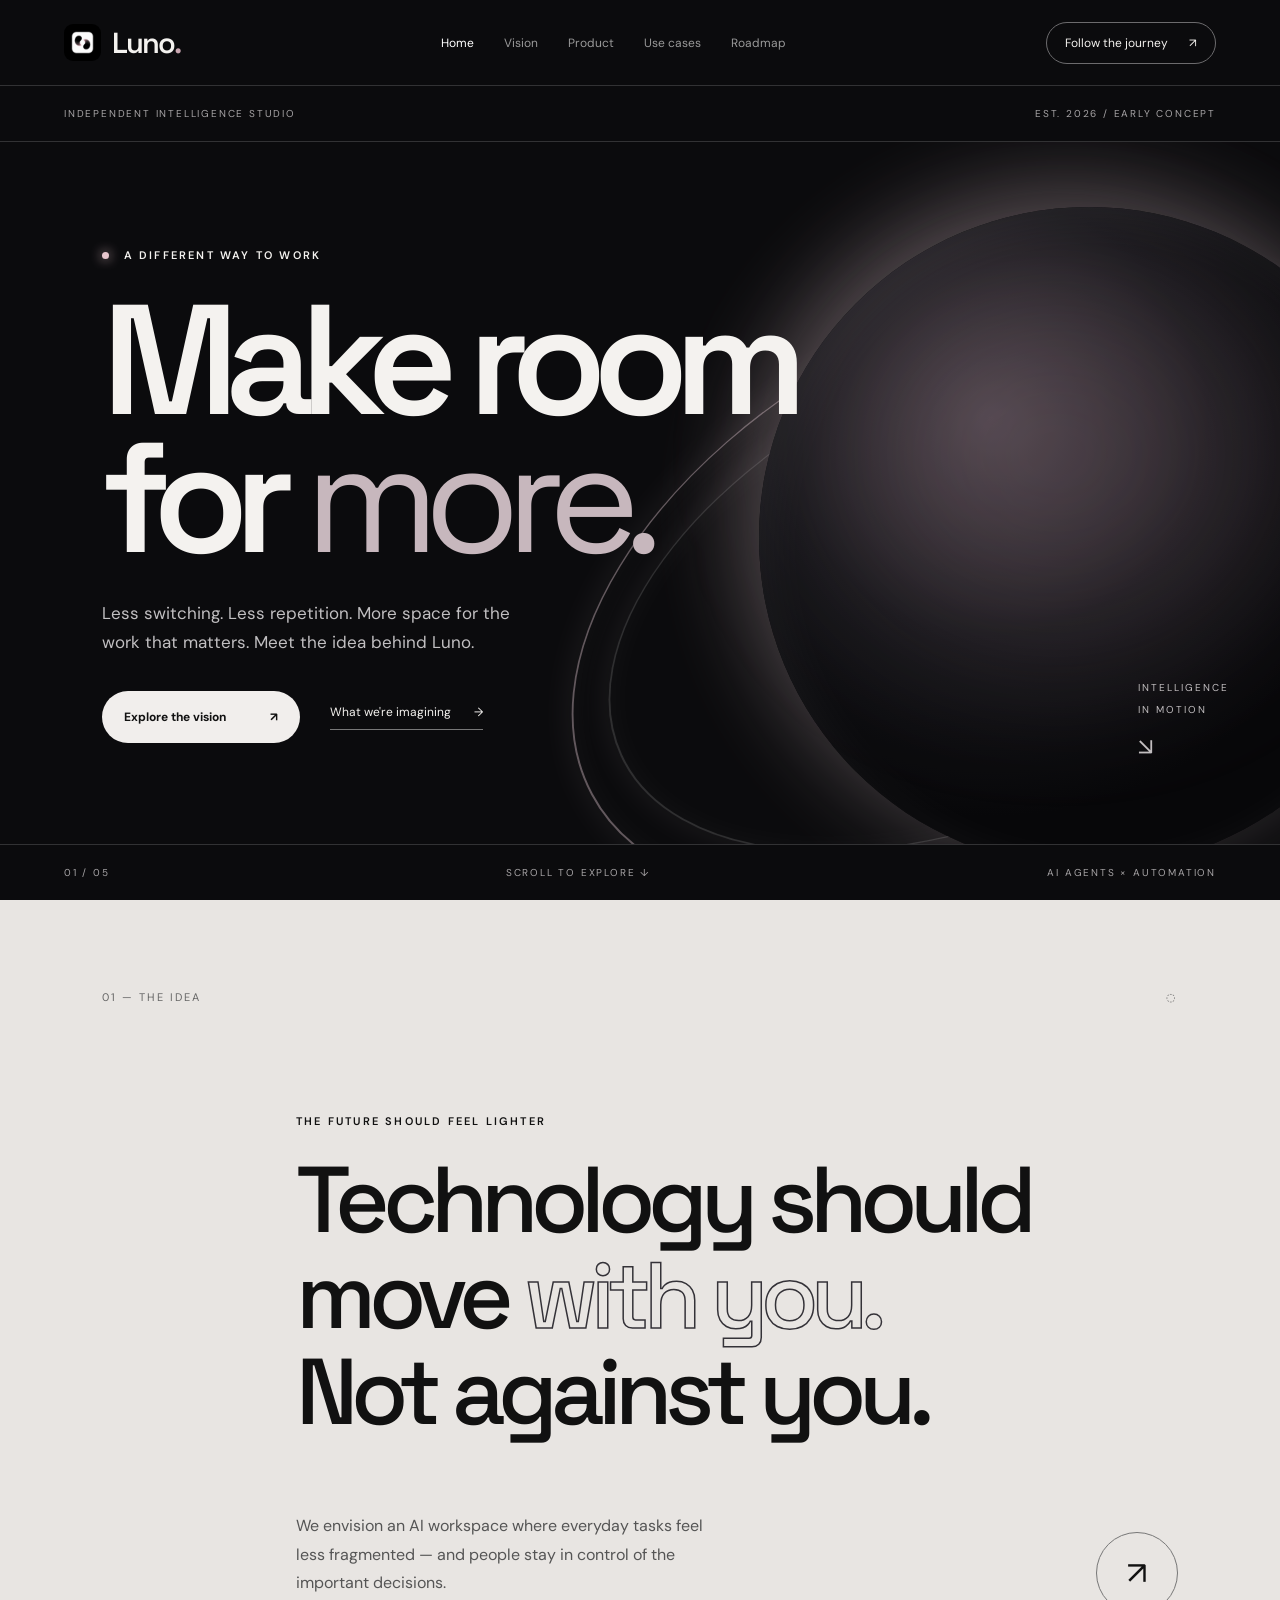
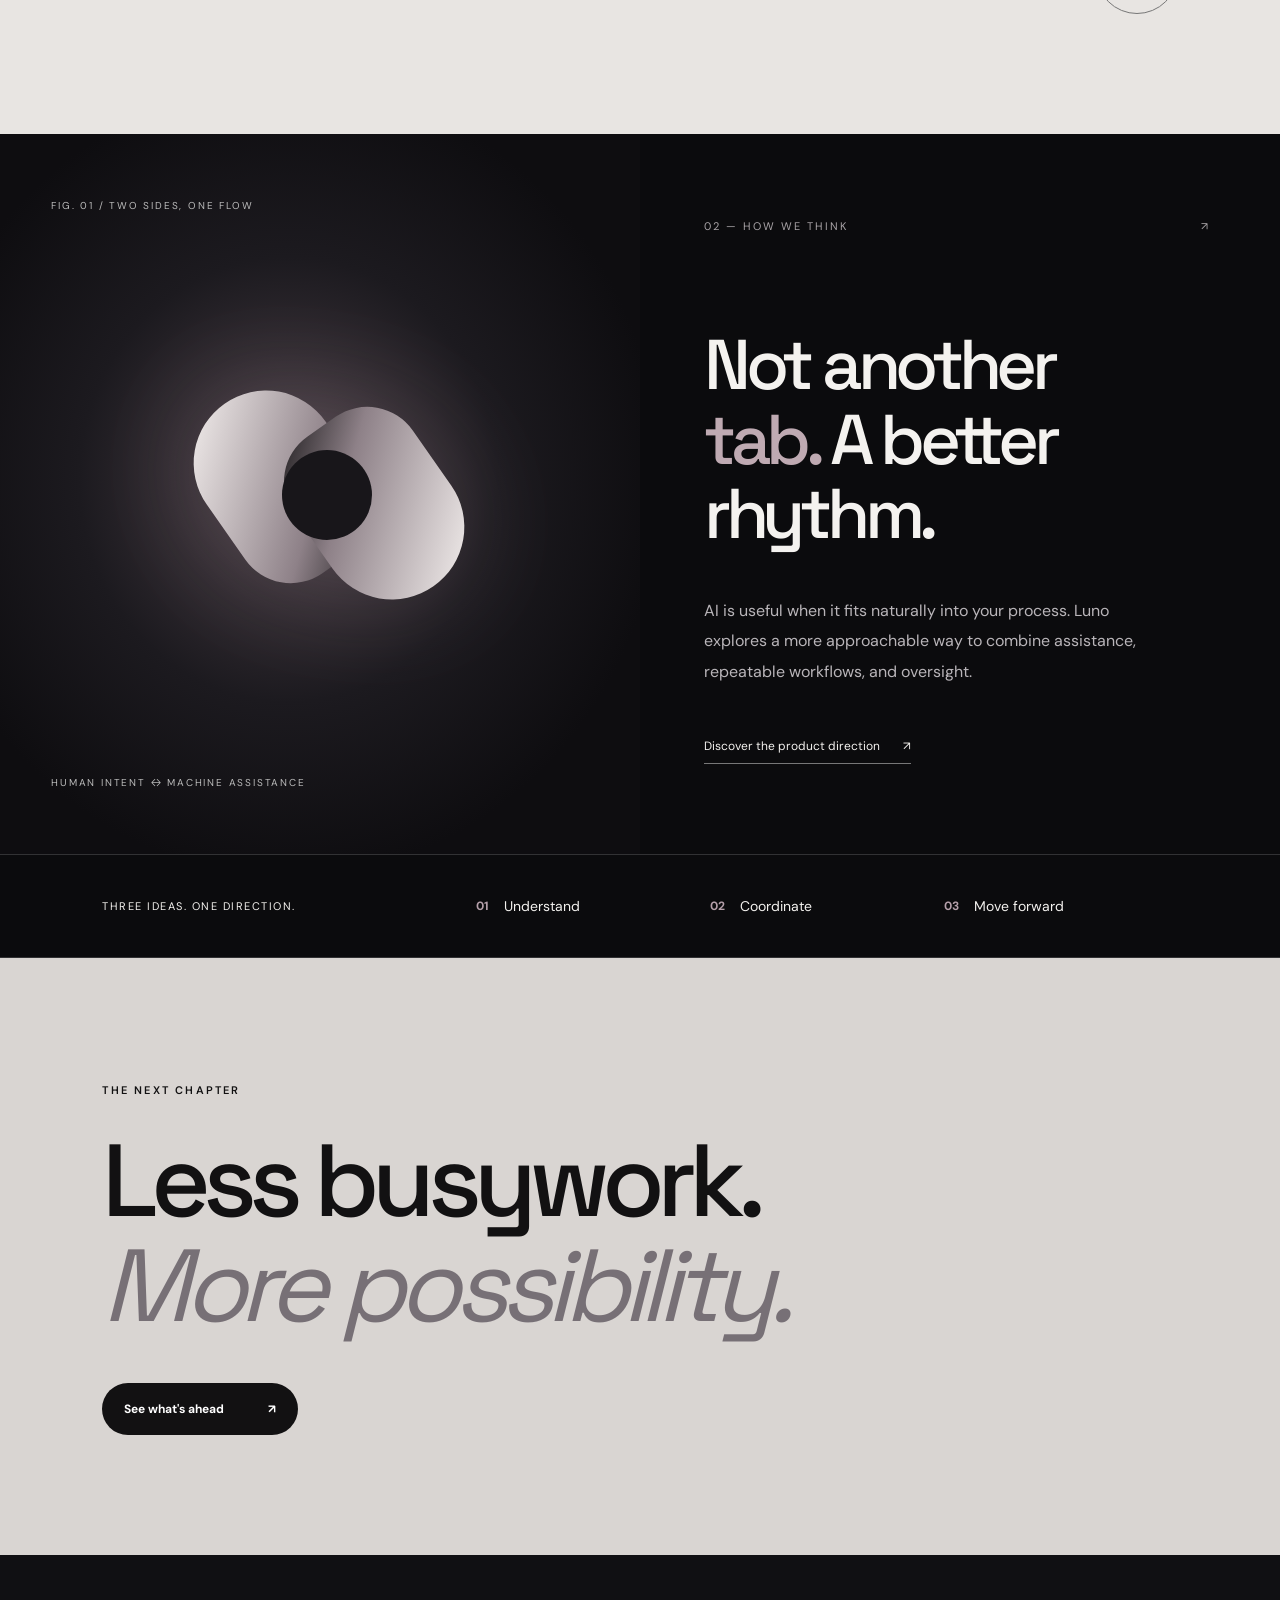
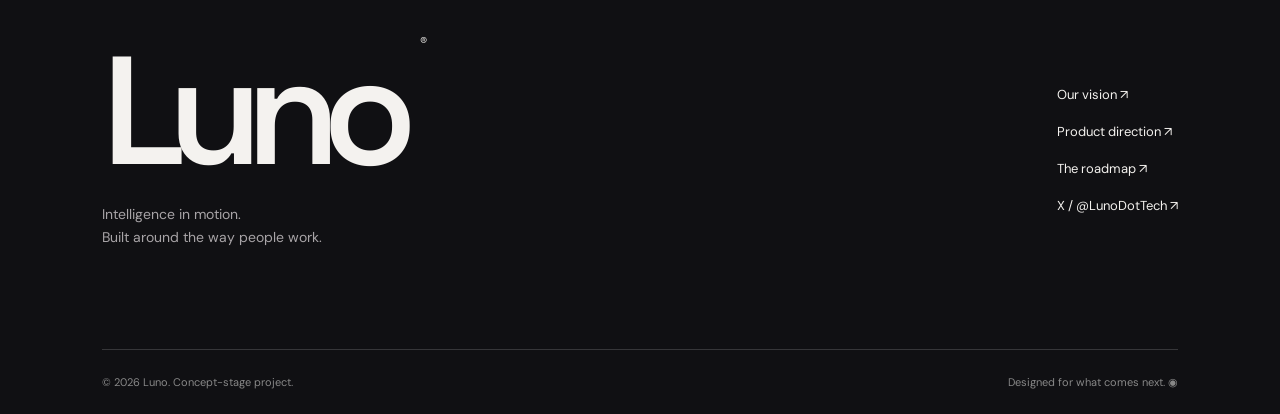
<file: index.html>
<!doctype html><html lang="en"><head><meta charset="utf-8"/><meta name="viewport" content="width=device-width,initial-scale=1"/><meta name="theme-color" content="#0b0b0d"/><meta name="description" content="Luno is an early-stage AI agents and intelligent automation concept."/><title>Home — Luno</title><link rel="icon" href="assets/luno-mark.png"/><link rel="preconnect" href="https://fonts.googleapis.com"/><link rel="preconnect" href="https://fonts.gstatic.com" crossorigin/><link href="https://fonts.googleapis.com/css2?family=DM+Sans:wght@400;500;600;700&family=Space+Grotesk:wght@400;500;600;700&display=swap" rel="stylesheet"/><link rel="stylesheet" href="assets/style.css"/></head><body><header class="site-header"><a class="brand" href="index.html" aria-label="Luno home"><img src="assets/luno-mark.png" alt=""/><span>Luno<span class="brand-dot">.</span></span></a><nav class="desktop-nav" aria-label="Main navigation"><a class="nav-link current" href="index.html">Home</a><a class="nav-link " href="vision.html">Vision</a><a class="nav-link " href="product.html">Product</a><a class="nav-link " href="use-cases.html">Use cases</a><a class="nav-link " href="roadmap.html">Roadmap</a></nav><a class="header-cta" href="https://x.com/LunoDotTech" target="_blank" rel="noopener noreferrer">Follow the journey <span>↗</span></a><button class="menu-toggle" aria-label="Open menu" aria-expanded="false" aria-controls="mobile-nav"><span></span><span></span></button></header><nav class="mobile-nav" id="mobile-nav" aria-label="Mobile navigation"><a class="nav-link current" href="index.html">Home</a><a class="nav-link " href="vision.html">Vision</a><a class="nav-link " href="product.html">Product</a><a class="nav-link " href="use-cases.html">Use cases</a><a class="nav-link " href="roadmap.html">Roadmap</a><a href="https://x.com/LunoDotTech" target="_blank" rel="noopener noreferrer">Follow on X ↗</a></nav><main id="main"><section class="home-hero"><div class="hero-index"><span>INDEPENDENT INTELLIGENCE STUDIO</span><span>EST. 2026 / EARLY CONCEPT</span></div><div class="hero-stage"><div class="orbit-art" aria-hidden="true"><div class="orbit-ring ring-one"></div><div class="orbit-ring ring-two"></div><div class="orbit-core"></div><div class="orbit-glint"></div></div><div class="hero-copy"><span class="eyebrow"><span class="pulse"></span> A DIFFERENT WAY TO WORK</span><h1>Make room<br/>for <em>more.</em></h1><p>Less switching. Less repetition. More space for the work that matters. Meet the idea behind Luno.</p><div class="hero-actions"><a class="pill-button" href="vision.html">Explore the vision <span>↗</span></a><a class="text-link" href="product.html">What we're imagining <span>→</span></a></div></div><div class="hero-side-note">INTELLIGENCE<br/>IN MOTION <span>↘</span></div></div><div class="hero-bottom"><span>01 / 05</span><span>SCROLL TO EXPLORE ↓</span><span>AI AGENTS × AUTOMATION</span></div></section><section class="manifesto"><div class="section-rail"><span>01 — THE IDEA</span><span>◌</span></div><div class="manifesto-content"><p class="overline">THE FUTURE SHOULD FEEL LIGHTER</p><h2>Technology should<br/>move <span class="outline-word">with you.</span><br/>Not against you.</h2><div class="manifesto-bottom"><p>We envision an AI workspace where everyday tasks feel less fragmented — and people stay in control of the important decisions.</p><a class="round-arrow" href="vision.html" aria-label="Read our vision">↗</a></div></div></section><section class="split-feature"><div class="feature-visual"><span class="visual-caption">FIG. 01 / TWO SIDES, ONE FLOW</span><div class="duo-symbol"><span></span><span></span><i></i></div><span class="visual-bottom">HUMAN INTENT ↔ MACHINE ASSISTANCE</span></div><div class="feature-copy"><div class="section-rail"><span>02 — HOW WE THINK</span><span>↗</span></div><h2>Not another<br/><i>tab.</i> A better<br/>rhythm.</h2><p>AI is useful when it fits naturally into your process. Luno explores a more approachable way to combine assistance, repeatable workflows, and oversight.</p><a class="underlined" href="product.html">Discover the product direction <span>↗</span></a></div></section><section class="number-band"><span>THREE IDEAS. ONE DIRECTION.</span><div><b>01</b><span>Understand</span></div><div><b>02</b><span>Coordinate</span></div><div><b>03</b><span>Move forward</span></div></section><section class="closing-panel"><span class="overline">THE NEXT CHAPTER</span><h2>Less busywork.<br/><em>More possibility.</em></h2><a class="pill-button light" href="roadmap.html">See what's ahead <span>↗</span></a></section></main><footer class="footer"><div class="footer-top"><div><span class="footer-word">Luno<span>®</span></span><p>Intelligence in motion.<br/>Built around the way people work.</p></div><div class="footer-links"><a href="vision.html">Our vision ↗</a><a href="product.html">Product direction ↗</a><a href="roadmap.html">The roadmap ↗</a><a href="https://x.com/LunoDotTech" target="_blank" rel="noopener noreferrer">X / @LunoDotTech ↗</a></div></div><div class="footer-bottom"><span>© <span id="year">2026</span> Luno. Concept-stage project.</span><span>Designed for what comes next. ◉</span></div></footer><script src="assets/app.js" defer></script></body></html>
</file>
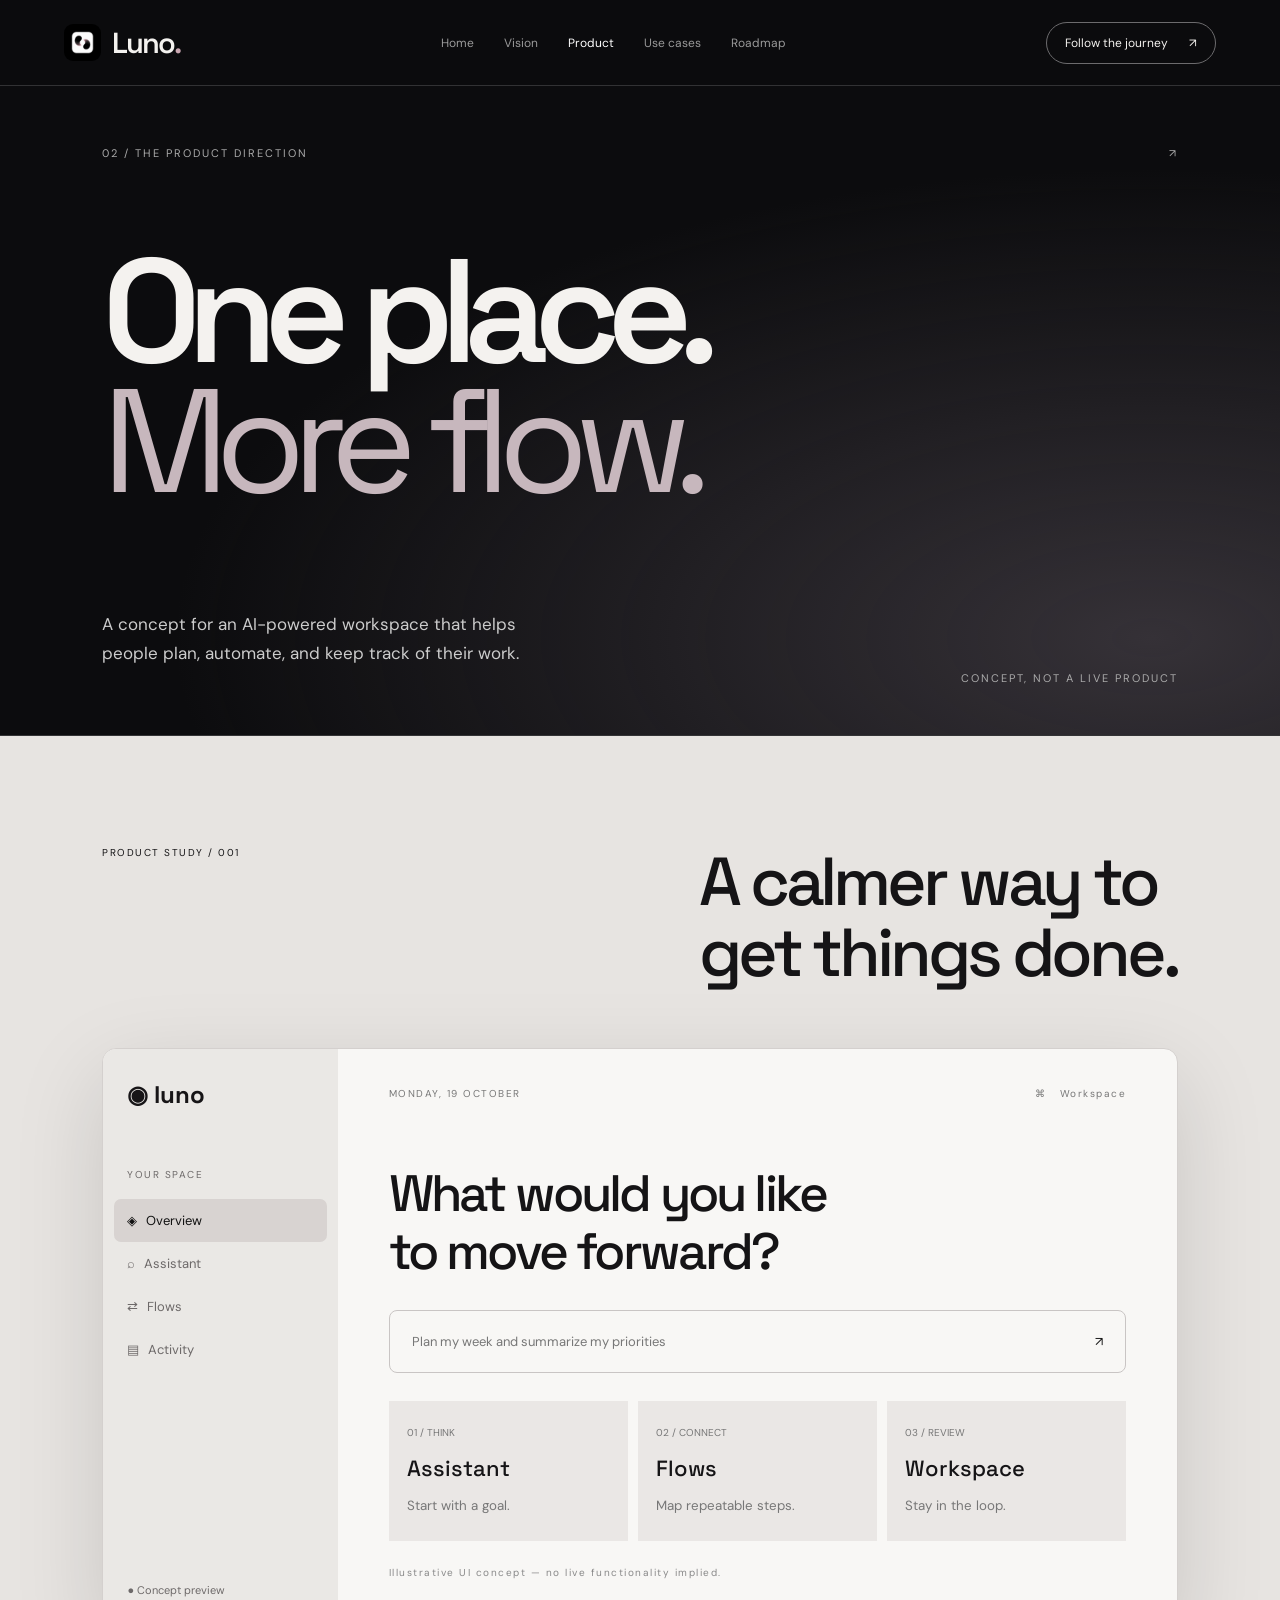
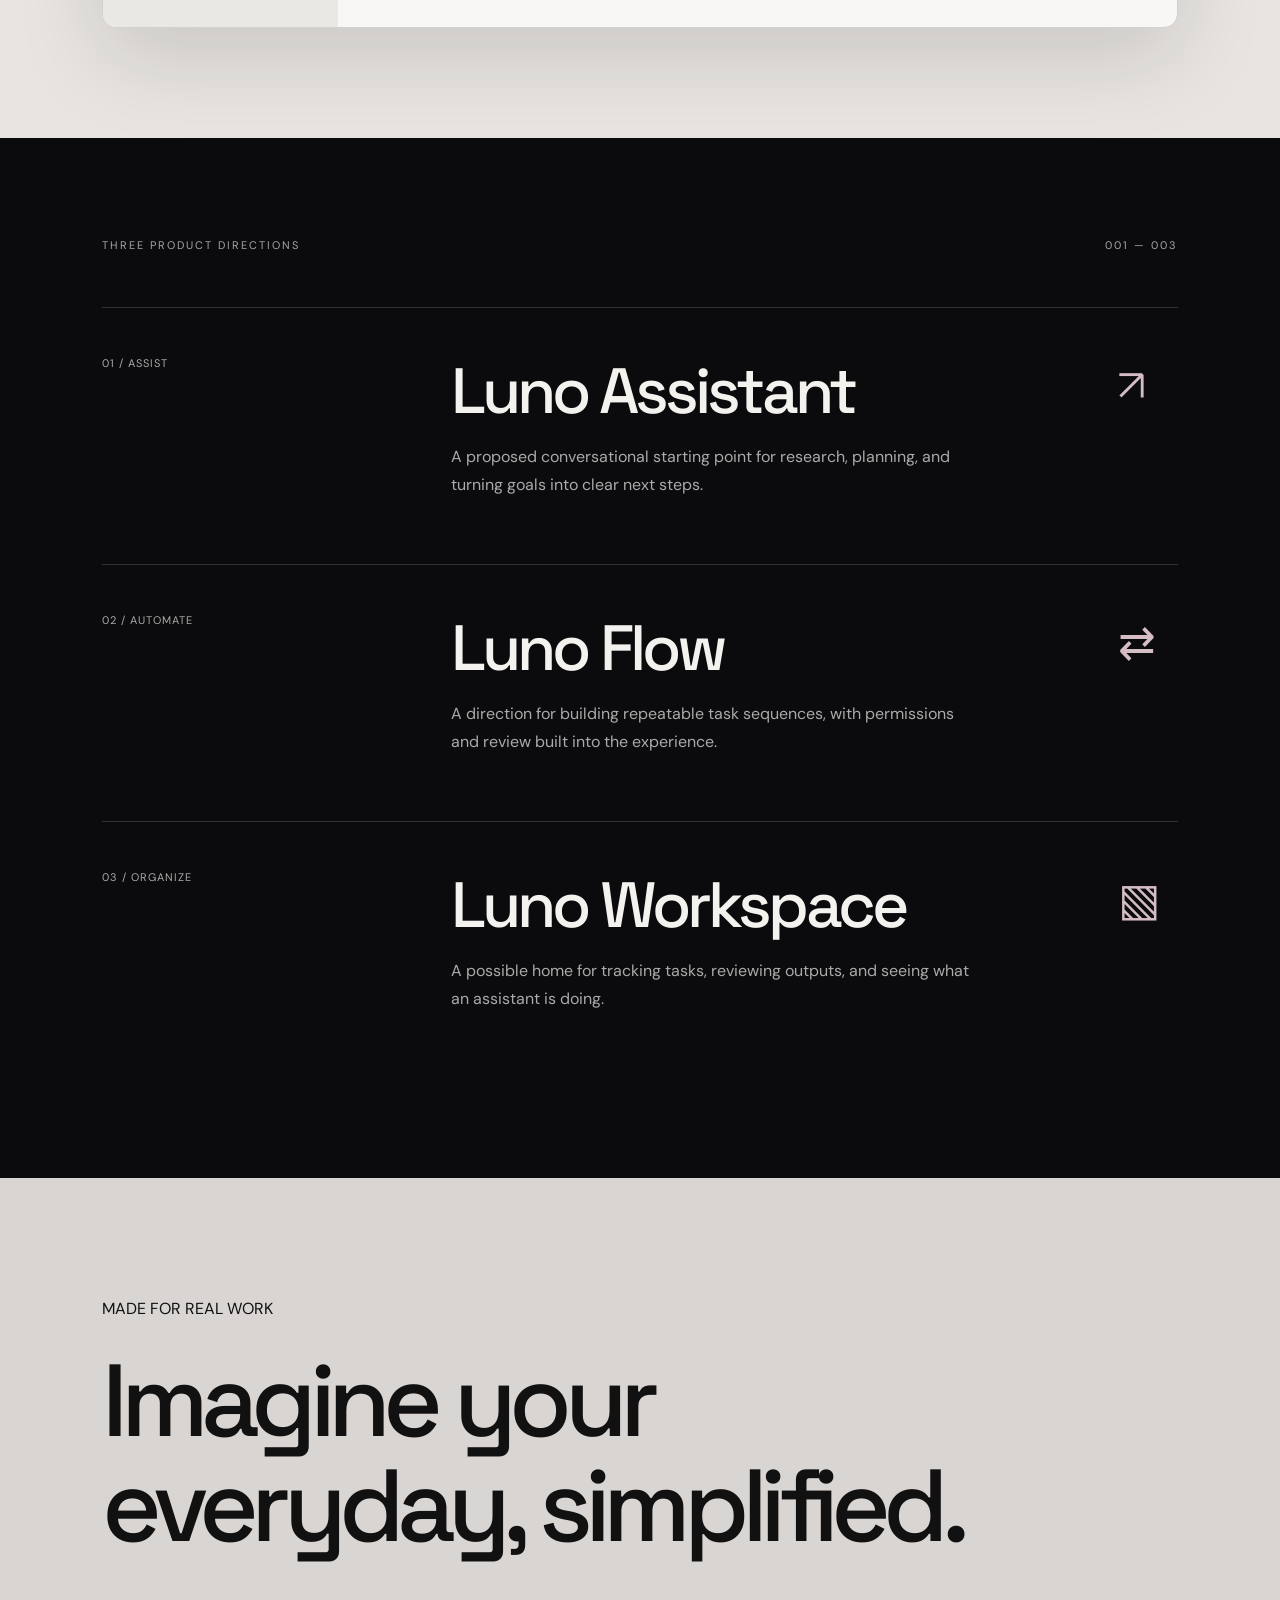
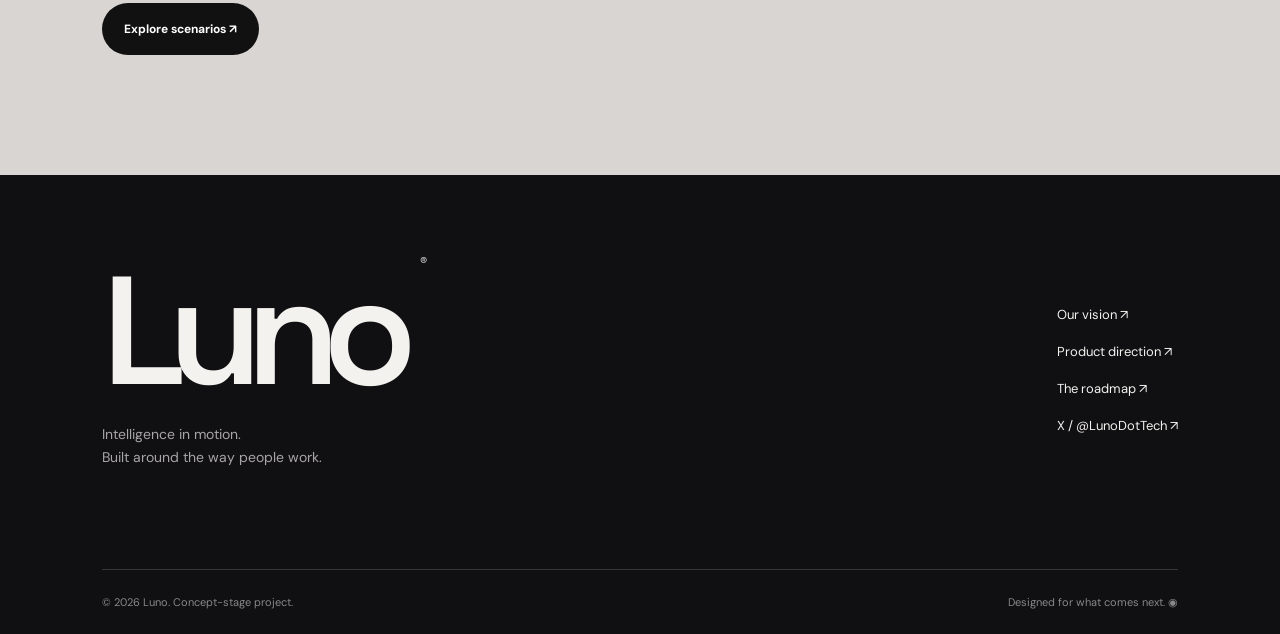
<file: product.html>
<!doctype html><html lang="en"><head><meta charset="utf-8"/><meta name="viewport" content="width=device-width,initial-scale=1"/><meta name="theme-color" content="#0b0b0d"/><meta name="description" content="Luno is an early-stage AI agents and intelligent automation concept."/><title>Product — Luno</title><link rel="icon" href="assets/luno-mark.png"/><link rel="preconnect" href="https://fonts.googleapis.com"/><link rel="preconnect" href="https://fonts.gstatic.com" crossorigin/><link href="https://fonts.googleapis.com/css2?family=DM+Sans:wght@400;500;600;700&family=Space+Grotesk:wght@400;500;600;700&display=swap" rel="stylesheet"/><link rel="stylesheet" href="assets/style.css"/></head><body><header class="site-header"><a class="brand" href="index.html" aria-label="Luno home"><img src="assets/luno-mark.png" alt=""/><span>Luno<span class="brand-dot">.</span></span></a><nav class="desktop-nav" aria-label="Main navigation"><a class="nav-link " href="index.html">Home</a><a class="nav-link " href="vision.html">Vision</a><a class="nav-link current" href="product.html">Product</a><a class="nav-link " href="use-cases.html">Use cases</a><a class="nav-link " href="roadmap.html">Roadmap</a></nav><a class="header-cta" href="https://x.com/LunoDotTech" target="_blank" rel="noopener noreferrer">Follow the journey <span>↗</span></a><button class="menu-toggle" aria-label="Open menu" aria-expanded="false" aria-controls="mobile-nav"><span></span><span></span></button></header><nav class="mobile-nav" id="mobile-nav" aria-label="Mobile navigation"><a class="nav-link " href="index.html">Home</a><a class="nav-link " href="vision.html">Vision</a><a class="nav-link current" href="product.html">Product</a><a class="nav-link " href="use-cases.html">Use cases</a><a class="nav-link " href="roadmap.html">Roadmap</a><a href="https://x.com/LunoDotTech" target="_blank" rel="noopener noreferrer">Follow on X ↗</a></nav><main id="main"><section class="inner-hero product-hero"><div class="inner-kicker">02 / THE PRODUCT DIRECTION <span>↗</span></div><h1>One place.<br/><em>More flow.</em></h1><div class="inner-bottom"><p>A concept for an AI-powered workspace that helps people plan, automate, and keep track of their work.</p><span>CONCEPT, NOT A LIVE PRODUCT</span></div></section><section class="workspace-demo"><div class="demo-heading"><span>PRODUCT STUDY / 001</span><h2>A calmer way to<br/>get things done.</h2></div><div class="mockup"><div class="mock-sidebar"><div class="mock-brand">◉ <b>luno</b></div><span class="mock-label">YOUR SPACE</span><span class="mock-active">◈ &nbsp; Overview</span><span>⌕ &nbsp; Assistant</span><span>⇄ &nbsp; Flows</span><span>▤ &nbsp; Activity</span><div class="mock-sidebar-bottom">● Concept preview</div></div><div class="mock-main"><div class="mock-top">MONDAY, 19 OCTOBER <span>⌘ &nbsp; Workspace</span></div><h3>What would you like<br/>to move forward?</h3><div class="mock-input">Plan my week and summarize my priorities <span>↗</span></div><div class="mock-tiles"><div><span>01 / THINK</span><strong>Assistant</strong><small>Start with a goal.</small></div><div><span>02 / CONNECT</span><strong>Flows</strong><small>Map repeatable steps.</small></div><div><span>03 / REVIEW</span><strong>Workspace</strong><small>Stay in the loop.</small></div></div><p class="mock-disclaimer">Illustrative UI concept — no live functionality implied.</p></div></div></section><section class="product-rows"><div class="section-rail"><span>THREE PRODUCT DIRECTIONS</span><span>001 — 003</span></div><article><span>01 / ASSIST</span><div><h2>Luno Assistant</h2><p>A proposed conversational starting point for research, planning, and turning goals into clear next steps.</p></div><span class="row-symbol">↗</span></article><article><span>02 / AUTOMATE</span><div><h2>Luno Flow</h2><p>A direction for building repeatable task sequences, with permissions and review built into the experience.</p></div><span class="row-symbol">⇄</span></article><article><span>03 / ORGANIZE</span><div><h2>Luno Workspace</h2><p>A possible home for tracking tasks, reviewing outputs, and seeing what an assistant is doing.</p></div><span class="row-symbol">▧</span></article></section><section class="page-cta"><span>MADE FOR REAL WORK</span><h2>Imagine your<br/>everyday, simplified.</h2><a class="pill-button light" href="use-cases.html">Explore scenarios ↗</a></section></main><footer class="footer"><div class="footer-top"><div><span class="footer-word">Luno<span>®</span></span><p>Intelligence in motion.<br/>Built around the way people work.</p></div><div class="footer-links"><a href="vision.html">Our vision ↗</a><a href="product.html">Product direction ↗</a><a href="roadmap.html">The roadmap ↗</a><a href="https://x.com/LunoDotTech" target="_blank" rel="noopener noreferrer">X / @LunoDotTech ↗</a></div></div><div class="footer-bottom"><span>© <span id="year">2026</span> Luno. Concept-stage project.</span><span>Designed for what comes next. ◉</span></div></footer><script src="assets/app.js" defer></script></body></html>
</file>
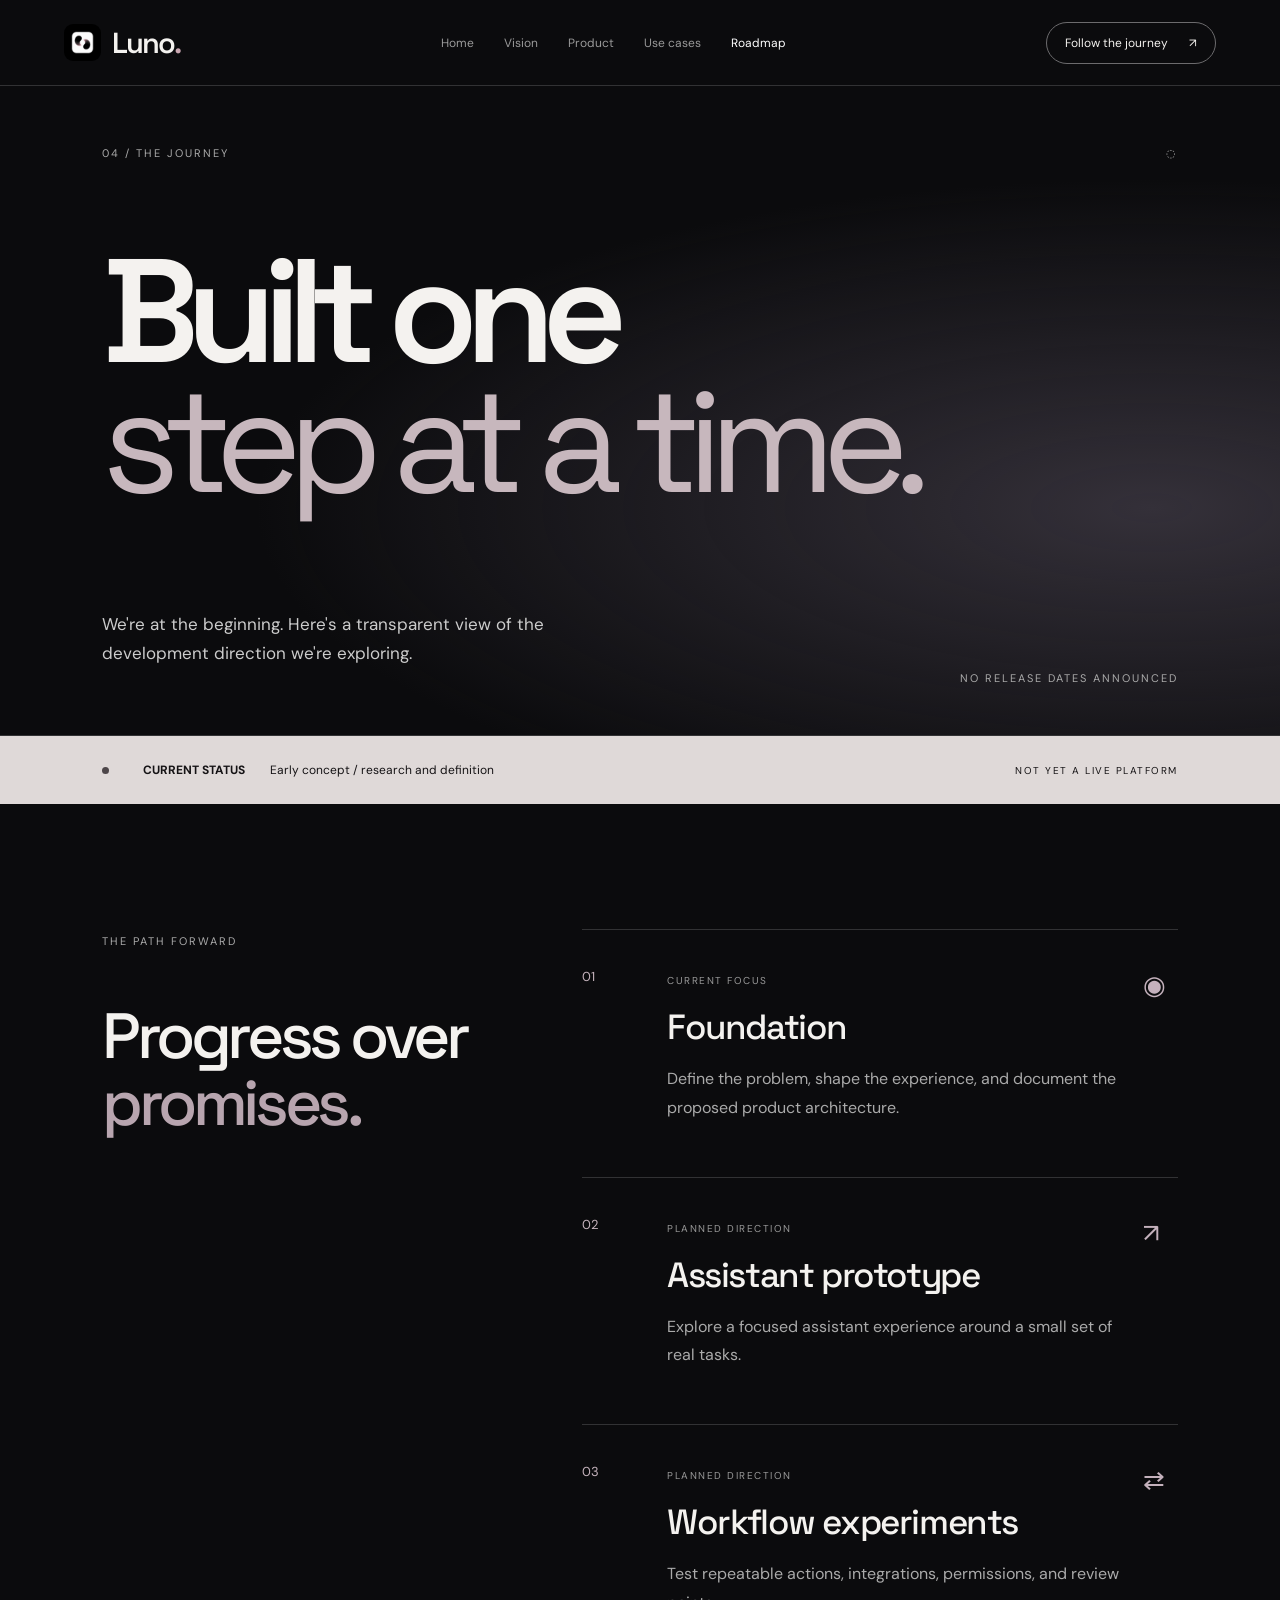
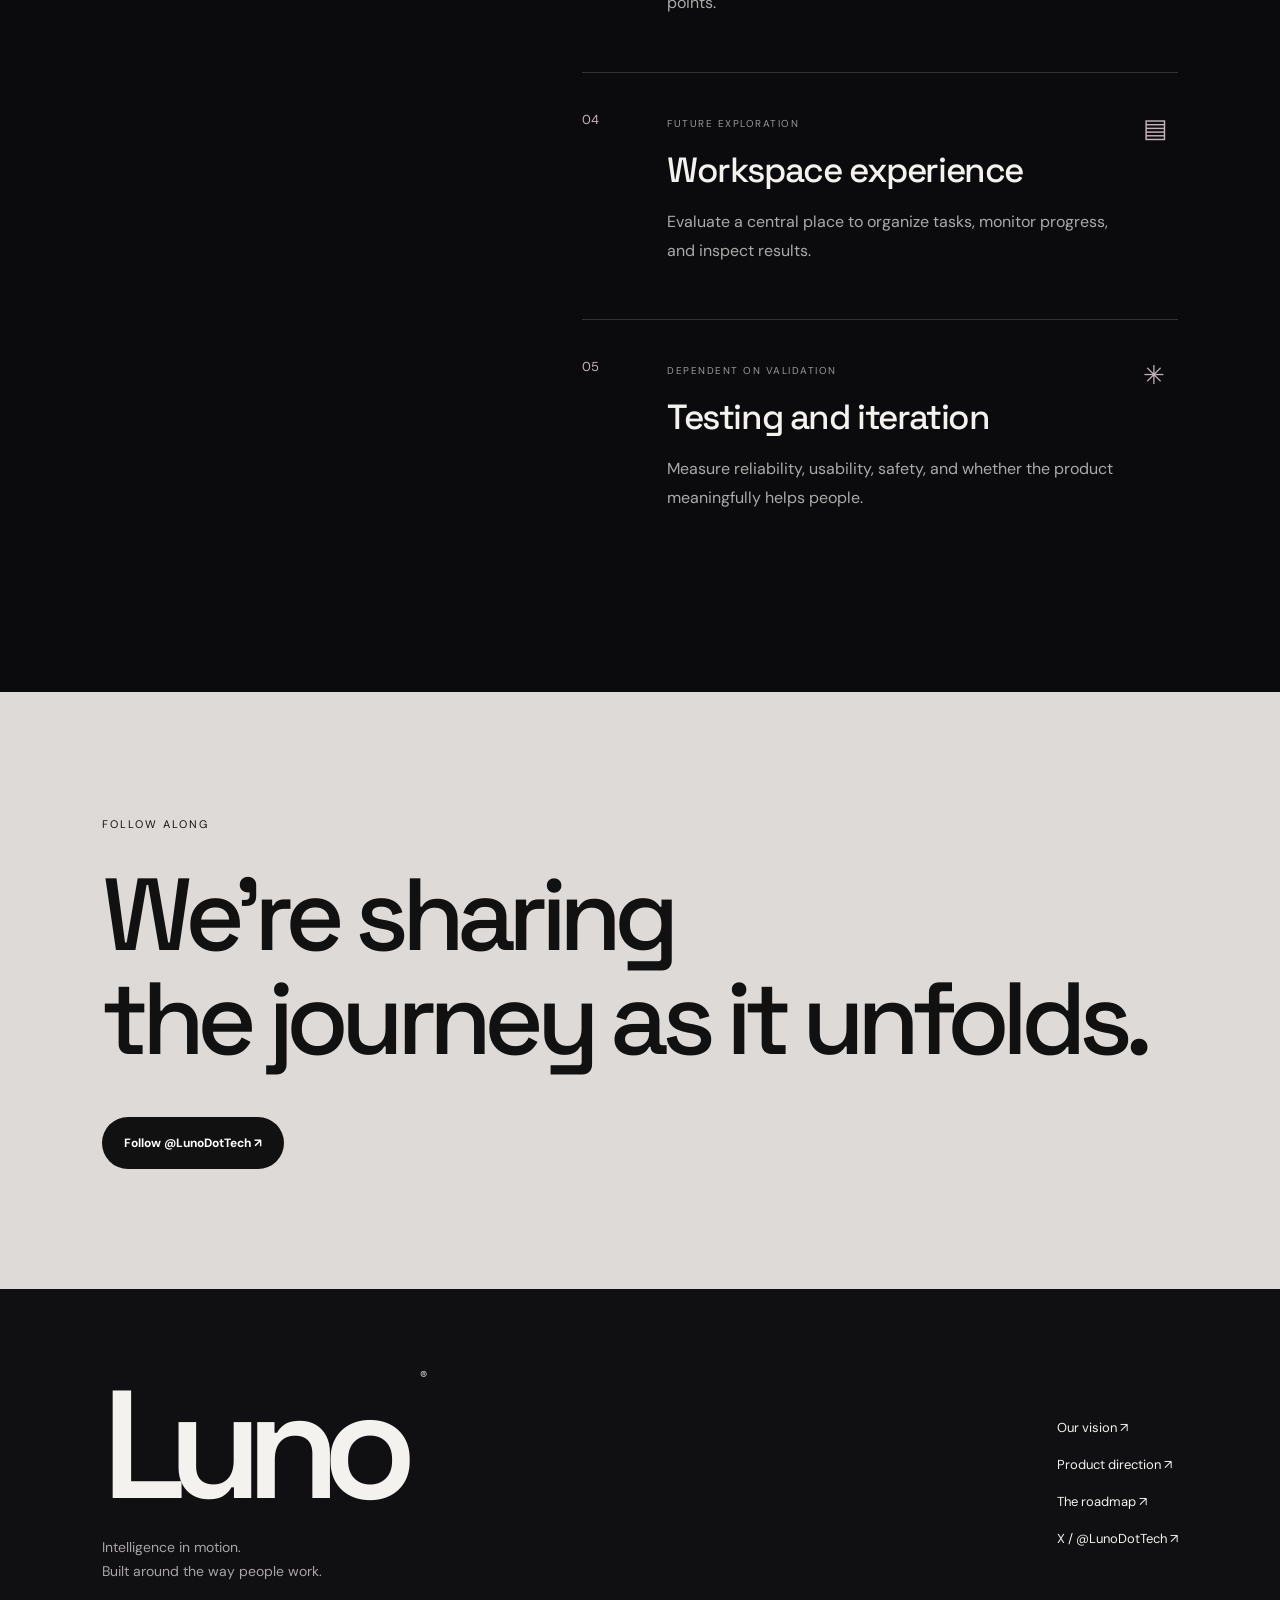
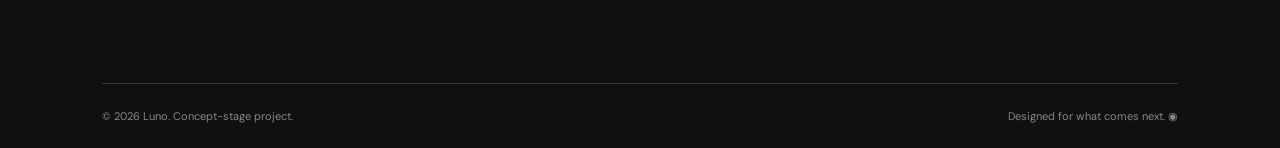
<file: roadmap.html>
<!doctype html><html lang="en"><head><meta charset="utf-8"/><meta name="viewport" content="width=device-width,initial-scale=1"/><meta name="theme-color" content="#0b0b0d"/><meta name="description" content="Luno is an early-stage AI agents and intelligent automation concept."/><title>Roadmap — Luno</title><link rel="icon" href="assets/luno-mark.png"/><link rel="preconnect" href="https://fonts.googleapis.com"/><link rel="preconnect" href="https://fonts.gstatic.com" crossorigin/><link href="https://fonts.googleapis.com/css2?family=DM+Sans:wght@400;500;600;700&family=Space+Grotesk:wght@400;500;600;700&display=swap" rel="stylesheet"/><link rel="stylesheet" href="assets/style.css"/></head><body><header class="site-header"><a class="brand" href="index.html" aria-label="Luno home"><img src="assets/luno-mark.png" alt=""/><span>Luno<span class="brand-dot">.</span></span></a><nav class="desktop-nav" aria-label="Main navigation"><a class="nav-link " href="index.html">Home</a><a class="nav-link " href="vision.html">Vision</a><a class="nav-link " href="product.html">Product</a><a class="nav-link " href="use-cases.html">Use cases</a><a class="nav-link current" href="roadmap.html">Roadmap</a></nav><a class="header-cta" href="https://x.com/LunoDotTech" target="_blank" rel="noopener noreferrer">Follow the journey <span>↗</span></a><button class="menu-toggle" aria-label="Open menu" aria-expanded="false" aria-controls="mobile-nav"><span></span><span></span></button></header><nav class="mobile-nav" id="mobile-nav" aria-label="Mobile navigation"><a class="nav-link " href="index.html">Home</a><a class="nav-link " href="vision.html">Vision</a><a class="nav-link " href="product.html">Product</a><a class="nav-link " href="use-cases.html">Use cases</a><a class="nav-link current" href="roadmap.html">Roadmap</a><a href="https://x.com/LunoDotTech" target="_blank" rel="noopener noreferrer">Follow on X ↗</a></nav><main id="main"><section class="inner-hero roadmap-hero"><div class="inner-kicker">04 / THE JOURNEY <span>◌</span></div><h1>Built one<br/><em>step at a time.</em></h1><div class="inner-bottom"><p>We're at the beginning. Here's a transparent view of the development direction we're exploring.</p><span>NO RELEASE DATES ANNOUNCED</span></div></section><section class="status-strip"><span class="pulse"></span><b>CURRENT STATUS</b><span>Early concept / research and definition</span><span>NOT YET A LIVE PLATFORM</span></section><section class="timeline"><div class="timeline-heading"><span>THE PATH FORWARD</span><h2>Progress over<br/><i>promises.</i></h2></div><div class="timeline-list"><article><span class="timeline-no">01</span><div><span class="timeline-state">CURRENT FOCUS</span><h3>Foundation</h3><p>Define the problem, shape the experience, and document the proposed product architecture.</p></div><span class="timeline-icon">◉</span></article><article><span class="timeline-no">02</span><div><span class="timeline-state">PLANNED DIRECTION</span><h3>Assistant prototype</h3><p>Explore a focused assistant experience around a small set of real tasks.</p></div><span class="timeline-icon">↗</span></article><article><span class="timeline-no">03</span><div><span class="timeline-state">PLANNED DIRECTION</span><h3>Workflow experiments</h3><p>Test repeatable actions, integrations, permissions, and review points.</p></div><span class="timeline-icon">⇄</span></article><article><span class="timeline-no">04</span><div><span class="timeline-state">FUTURE EXPLORATION</span><h3>Workspace experience</h3><p>Evaluate a central place to organize tasks, monitor progress, and inspect results.</p></div><span class="timeline-icon">▤</span></article><article><span class="timeline-no">05</span><div><span class="timeline-state">DEPENDENT ON VALIDATION</span><h3>Testing and iteration</h3><p>Measure reliability, usability, safety, and whether the product meaningfully helps people.</p></div><span class="timeline-icon">✳</span></article></div></section><section class="roadmap-outro"><span>FOLLOW ALONG</span><h2>We're sharing<br/>the journey as it unfolds.</h2><a class="pill-button light" href="https://x.com/LunoDotTech" target="_blank" rel="noopener noreferrer">Follow @LunoDotTech ↗</a></section></main><footer class="footer"><div class="footer-top"><div><span class="footer-word">Luno<span>®</span></span><p>Intelligence in motion.<br/>Built around the way people work.</p></div><div class="footer-links"><a href="vision.html">Our vision ↗</a><a href="product.html">Product direction ↗</a><a href="roadmap.html">The roadmap ↗</a><a href="https://x.com/LunoDotTech" target="_blank" rel="noopener noreferrer">X / @LunoDotTech ↗</a></div></div><div class="footer-bottom"><span>© <span id="year">2026</span> Luno. Concept-stage project.</span><span>Designed for what comes next. ◉</span></div></footer><script src="assets/app.js" defer></script></body></html>
</file>
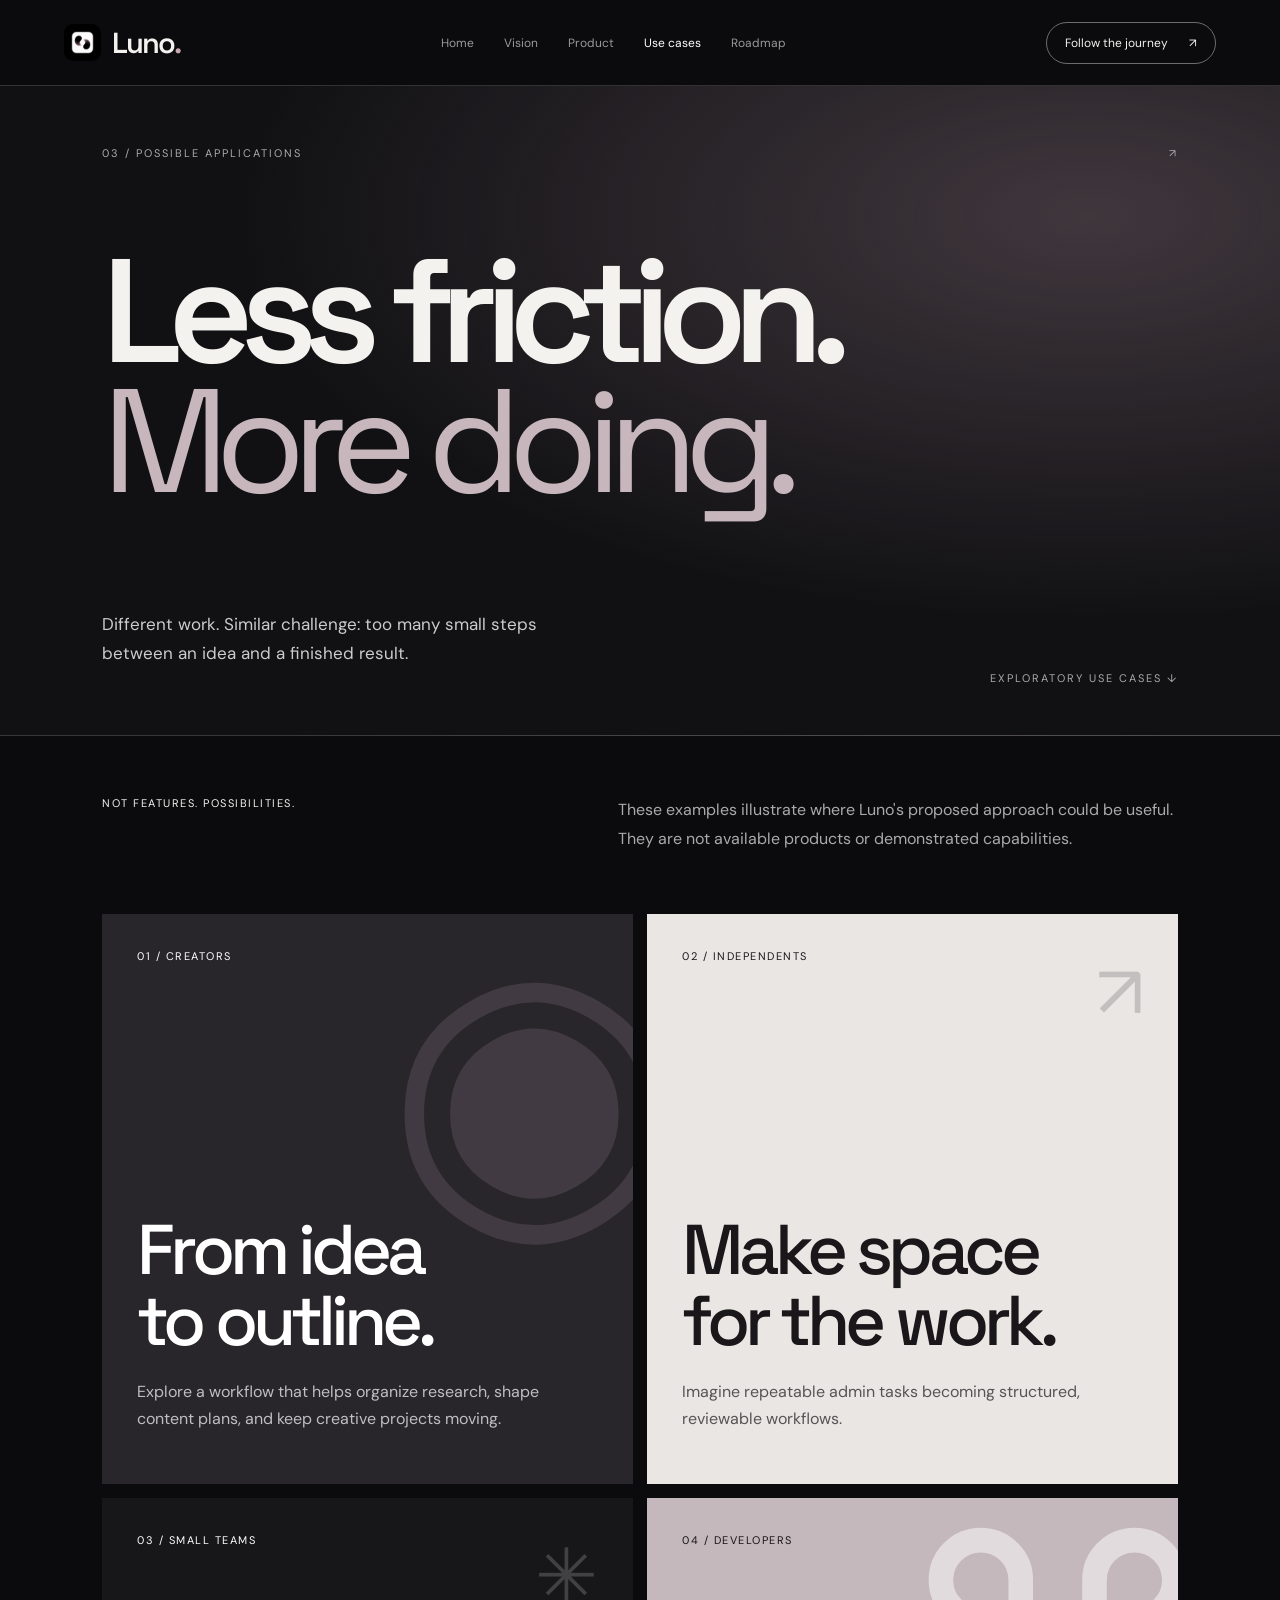
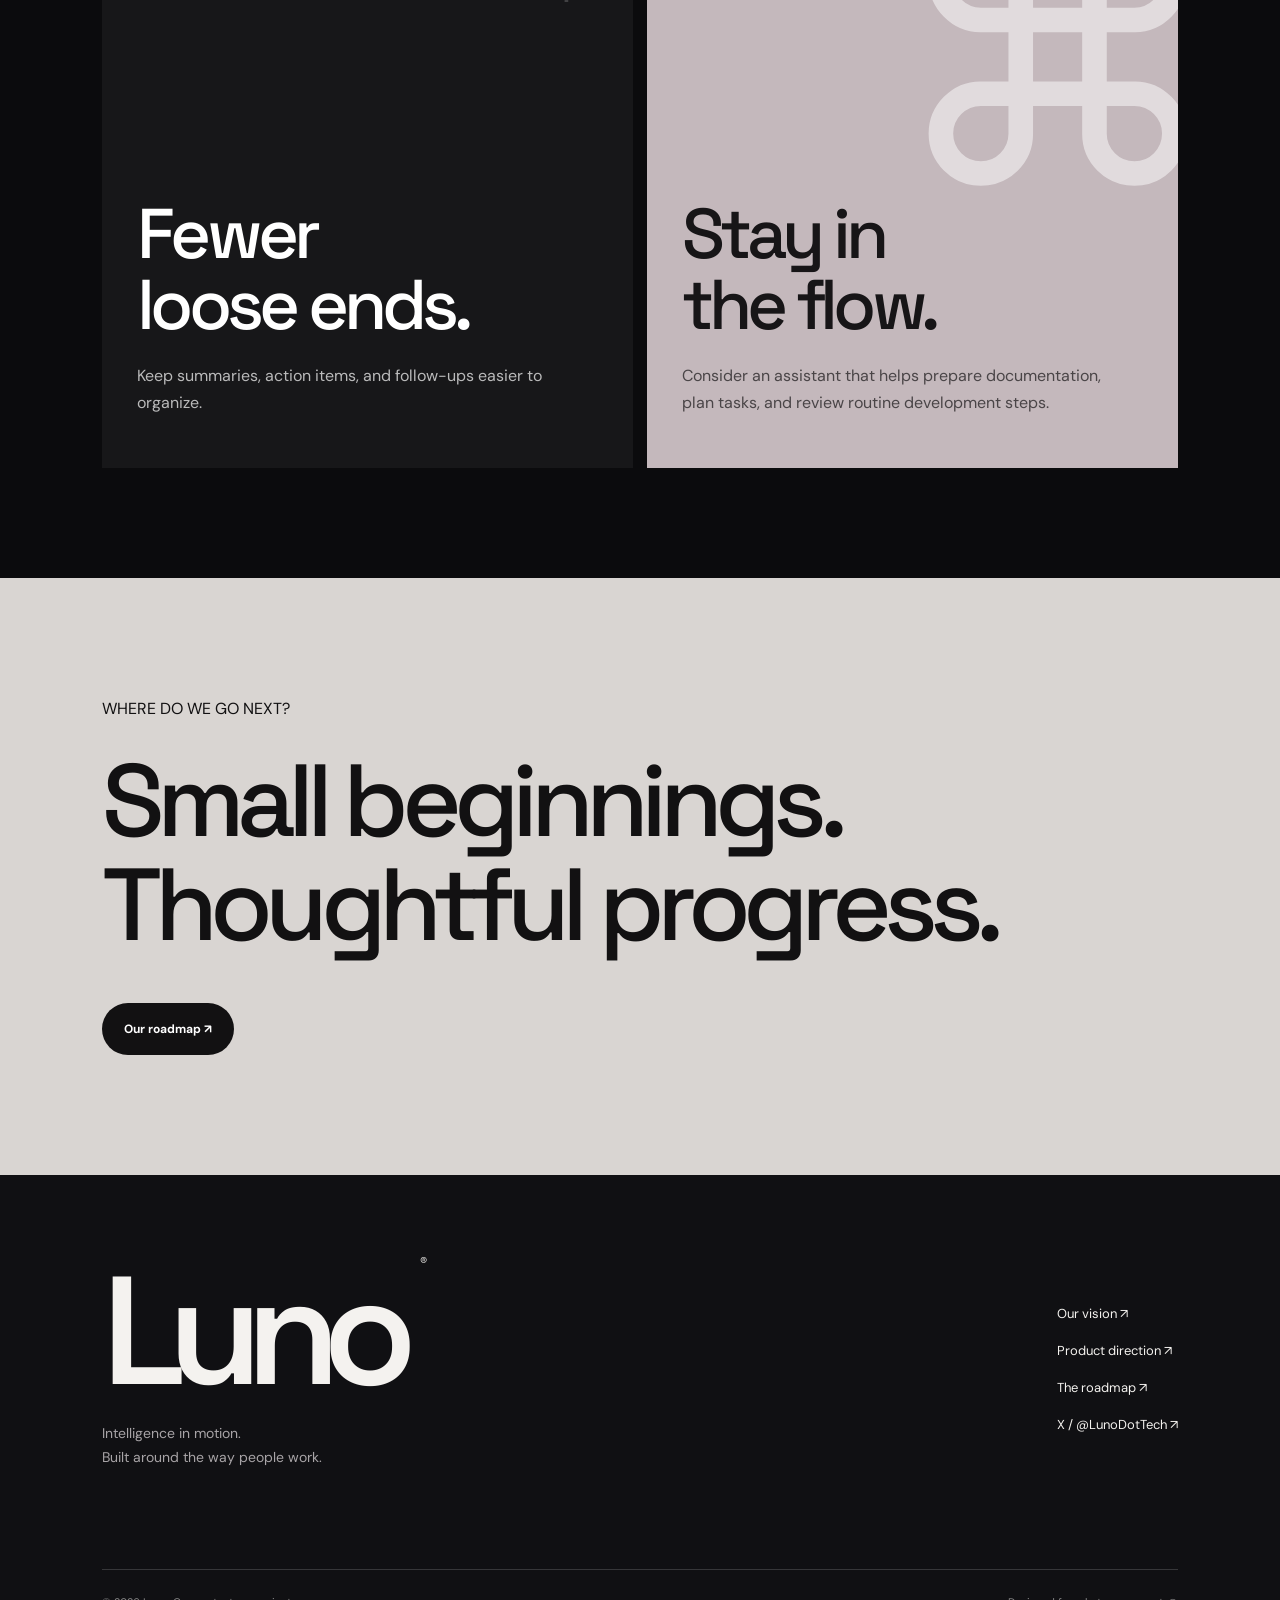
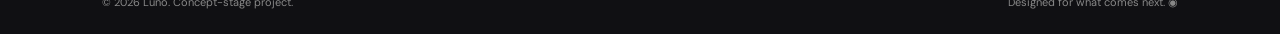
<file: use-cases.html>
<!doctype html><html lang="en"><head><meta charset="utf-8"/><meta name="viewport" content="width=device-width,initial-scale=1"/><meta name="theme-color" content="#0b0b0d"/><meta name="description" content="Luno is an early-stage AI agents and intelligent automation concept."/><title>Use Cases — Luno</title><link rel="icon" href="assets/luno-mark.png"/><link rel="preconnect" href="https://fonts.googleapis.com"/><link rel="preconnect" href="https://fonts.gstatic.com" crossorigin/><link href="https://fonts.googleapis.com/css2?family=DM+Sans:wght@400;500;600;700&family=Space+Grotesk:wght@400;500;600;700&display=swap" rel="stylesheet"/><link rel="stylesheet" href="assets/style.css"/></head><body><header class="site-header"><a class="brand" href="index.html" aria-label="Luno home"><img src="assets/luno-mark.png" alt=""/><span>Luno<span class="brand-dot">.</span></span></a><nav class="desktop-nav" aria-label="Main navigation"><a class="nav-link " href="index.html">Home</a><a class="nav-link " href="vision.html">Vision</a><a class="nav-link " href="product.html">Product</a><a class="nav-link current" href="use-cases.html">Use cases</a><a class="nav-link " href="roadmap.html">Roadmap</a></nav><a class="header-cta" href="https://x.com/LunoDotTech" target="_blank" rel="noopener noreferrer">Follow the journey <span>↗</span></a><button class="menu-toggle" aria-label="Open menu" aria-expanded="false" aria-controls="mobile-nav"><span></span><span></span></button></header><nav class="mobile-nav" id="mobile-nav" aria-label="Mobile navigation"><a class="nav-link " href="index.html">Home</a><a class="nav-link " href="vision.html">Vision</a><a class="nav-link " href="product.html">Product</a><a class="nav-link current" href="use-cases.html">Use cases</a><a class="nav-link " href="roadmap.html">Roadmap</a><a href="https://x.com/LunoDotTech" target="_blank" rel="noopener noreferrer">Follow on X ↗</a></nav><main id="main"><section class="inner-hero uses-hero"><div class="inner-kicker">03 / POSSIBLE APPLICATIONS <span>↗</span></div><h1>Less friction.<br/><em>More doing.</em></h1><div class="inner-bottom"><p>Different work. Similar challenge: too many small steps between an idea and a finished result.</p><span>EXPLORATORY USE CASES ↓</span></div></section><section class="case-intro"><span>NOT FEATURES. POSSIBILITIES.</span><p>These examples illustrate where Luno's proposed approach could be useful. They are not available products or demonstrated capabilities.</p></section><section class="case-grid"><article class="case-card large"><span class="case-no">01 / CREATORS</span><div class="case-orbit">◉</div><div><h2>From idea<br/>to outline.</h2><p>Explore a workflow that helps organize research, shape content plans, and keep creative projects moving.</p></div></article><article class="case-card pale"><span class="case-no">02 / INDEPENDENTS</span><div><h2>Make space<br/>for the work.</h2><p>Imagine repeatable admin tasks becoming structured, reviewable workflows.</p></div><span class="case-icon">↗</span></article><article class="case-card dark"><span class="case-no">03 / SMALL TEAMS</span><div><h2>Fewer<br/>loose ends.</h2><p>Keep summaries, action items, and follow-ups easier to organize.</p></div><span class="case-icon">✳</span></article><article class="case-card large alt"><span class="case-no">04 / DEVELOPERS</span><div class="case-orbit">⌘</div><div><h2>Stay in<br/>the flow.</h2><p>Consider an assistant that helps prepare documentation, plan tasks, and review routine development steps.</p></div></article></section><section class="page-cta"><span>WHERE DO WE GO NEXT?</span><h2>Small beginnings.<br/>Thoughtful progress.</h2><a class="pill-button light" href="roadmap.html">Our roadmap ↗</a></section></main><footer class="footer"><div class="footer-top"><div><span class="footer-word">Luno<span>®</span></span><p>Intelligence in motion.<br/>Built around the way people work.</p></div><div class="footer-links"><a href="vision.html">Our vision ↗</a><a href="product.html">Product direction ↗</a><a href="roadmap.html">The roadmap ↗</a><a href="https://x.com/LunoDotTech" target="_blank" rel="noopener noreferrer">X / @LunoDotTech ↗</a></div></div><div class="footer-bottom"><span>© <span id="year">2026</span> Luno. Concept-stage project.</span><span>Designed for what comes next. ◉</span></div></footer><script src="assets/app.js" defer></script></body></html>
</file>
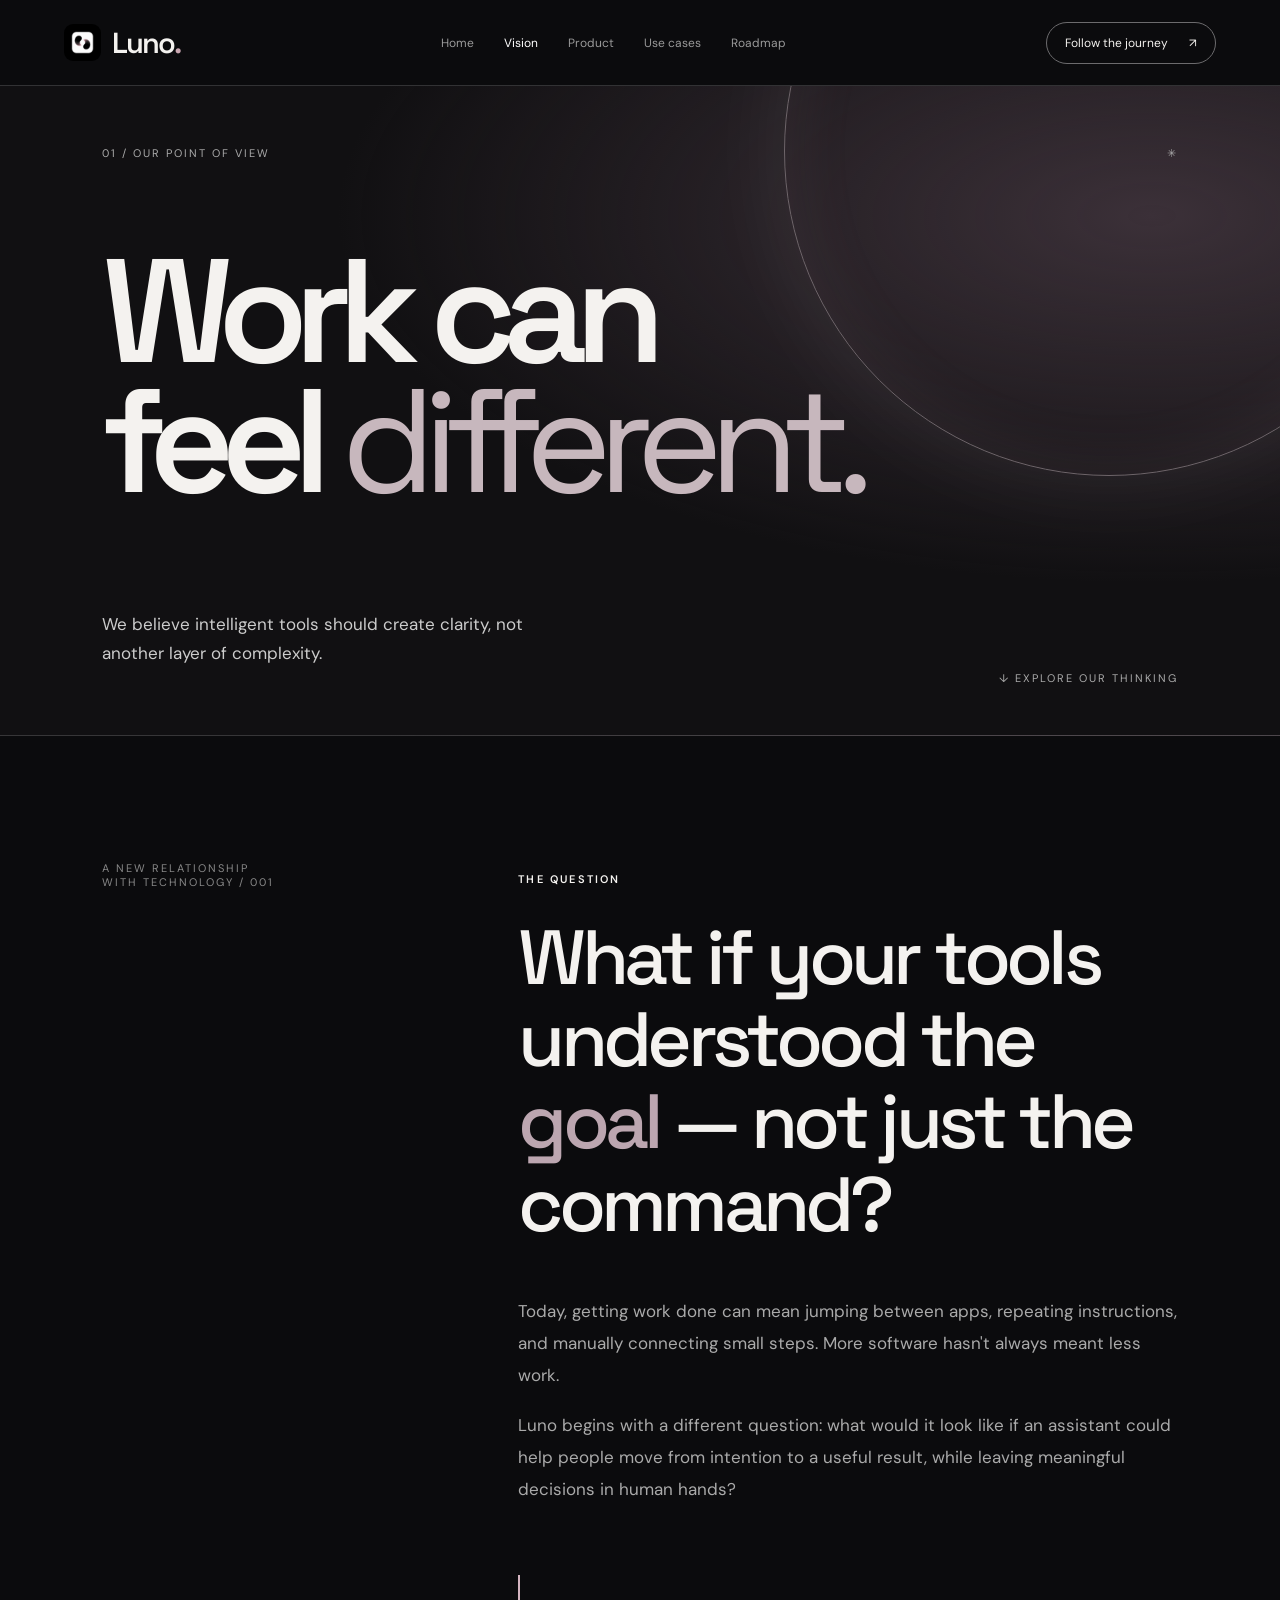
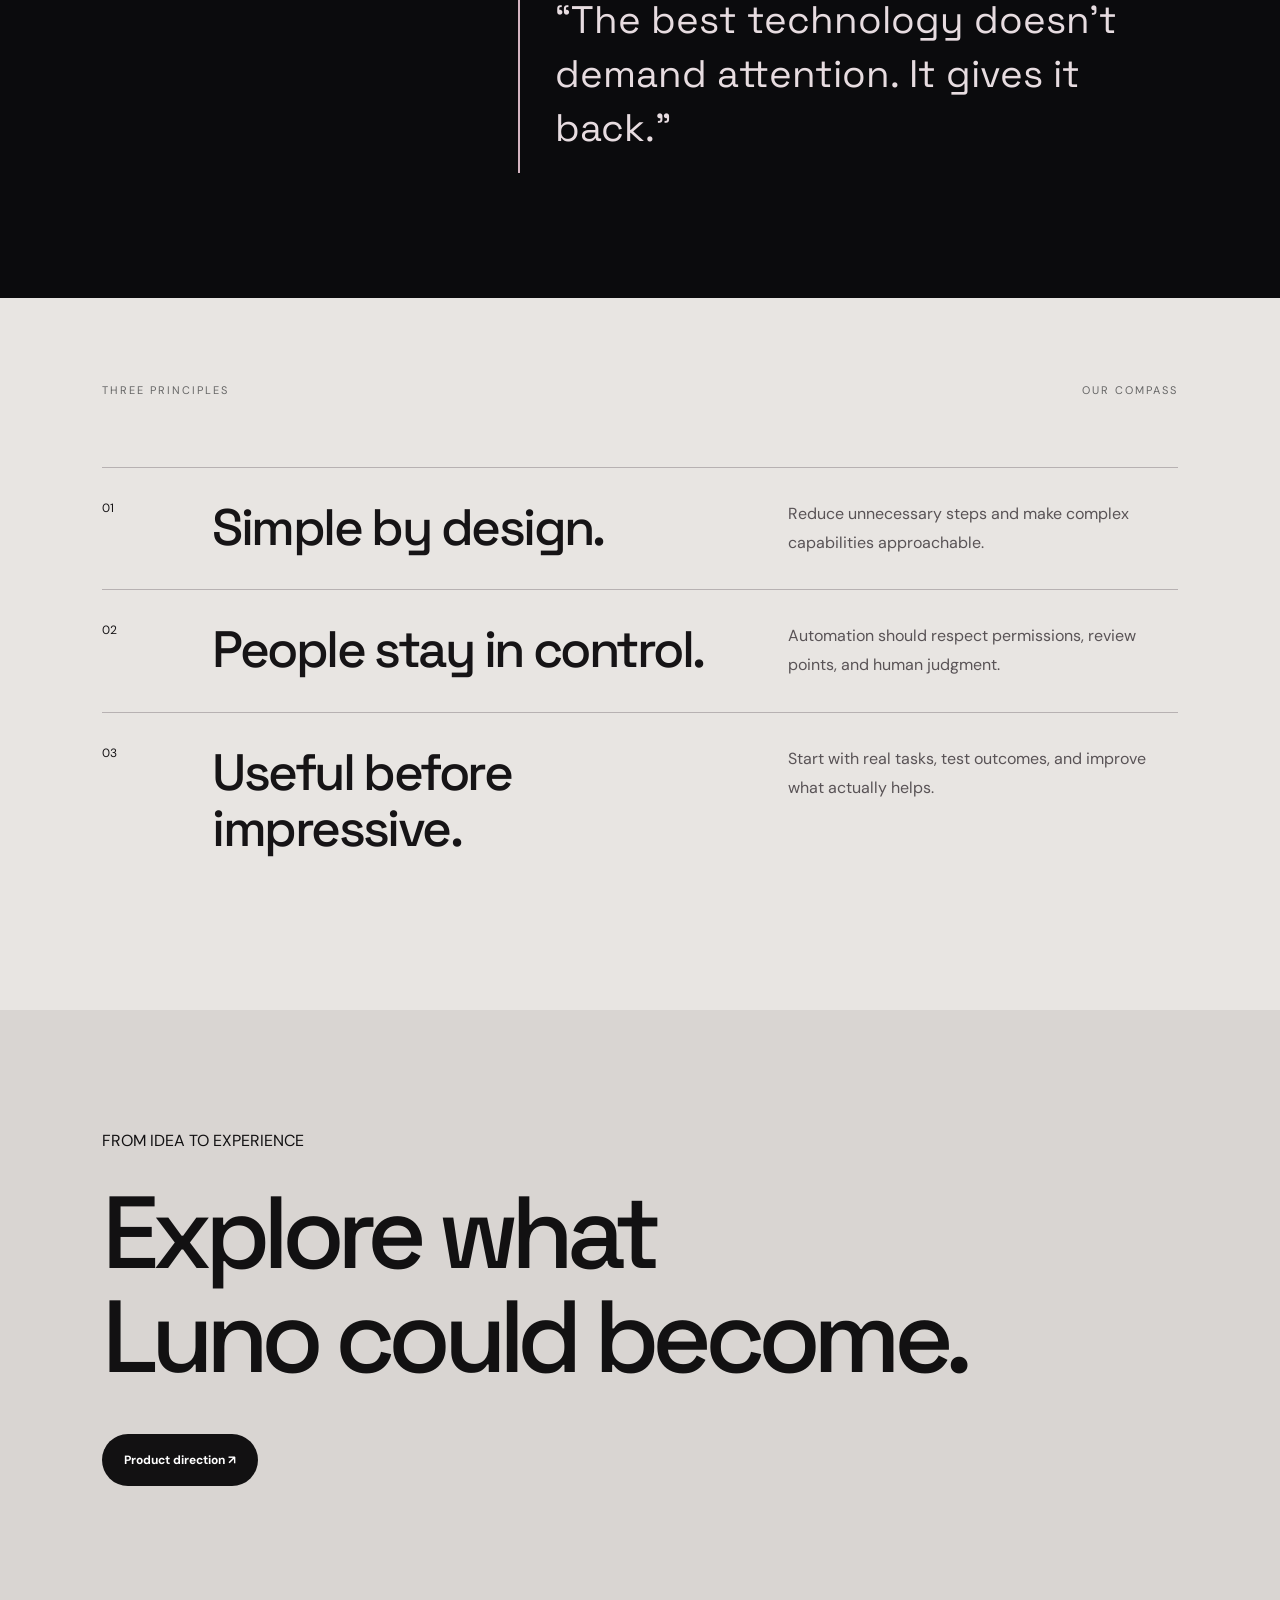
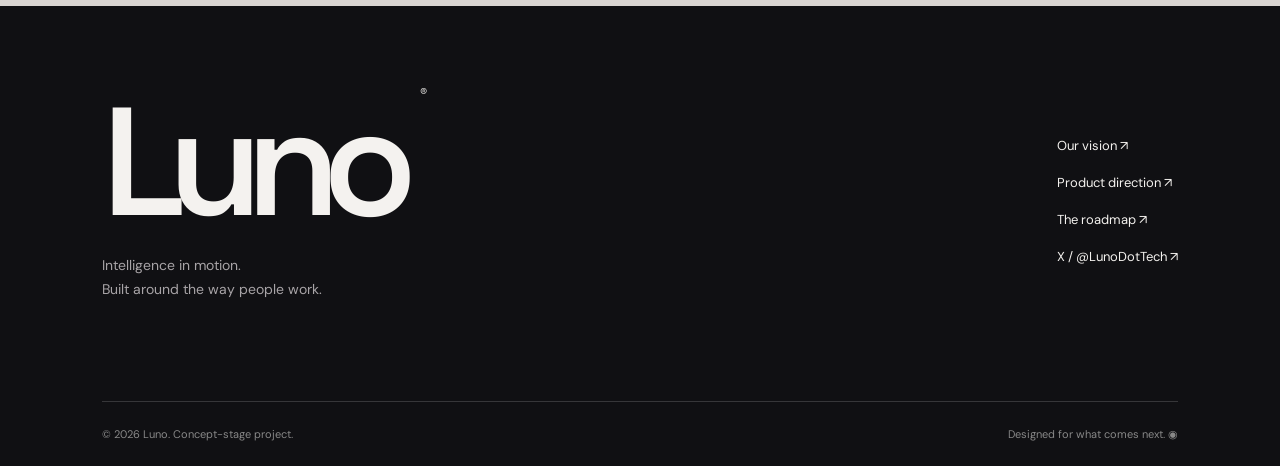
<file: vision.html>
<!doctype html><html lang="en"><head><meta charset="utf-8"/><meta name="viewport" content="width=device-width,initial-scale=1"/><meta name="theme-color" content="#0b0b0d"/><meta name="description" content="Luno is an early-stage AI agents and intelligent automation concept."/><title>Vision — Luno</title><link rel="icon" href="assets/luno-mark.png"/><link rel="preconnect" href="https://fonts.googleapis.com"/><link rel="preconnect" href="https://fonts.gstatic.com" crossorigin/><link href="https://fonts.googleapis.com/css2?family=DM+Sans:wght@400;500;600;700&family=Space+Grotesk:wght@400;500;600;700&display=swap" rel="stylesheet"/><link rel="stylesheet" href="assets/style.css"/></head><body><header class="site-header"><a class="brand" href="index.html" aria-label="Luno home"><img src="assets/luno-mark.png" alt=""/><span>Luno<span class="brand-dot">.</span></span></a><nav class="desktop-nav" aria-label="Main navigation"><a class="nav-link " href="index.html">Home</a><a class="nav-link current" href="vision.html">Vision</a><a class="nav-link " href="product.html">Product</a><a class="nav-link " href="use-cases.html">Use cases</a><a class="nav-link " href="roadmap.html">Roadmap</a></nav><a class="header-cta" href="https://x.com/LunoDotTech" target="_blank" rel="noopener noreferrer">Follow the journey <span>↗</span></a><button class="menu-toggle" aria-label="Open menu" aria-expanded="false" aria-controls="mobile-nav"><span></span><span></span></button></header><nav class="mobile-nav" id="mobile-nav" aria-label="Mobile navigation"><a class="nav-link " href="index.html">Home</a><a class="nav-link current" href="vision.html">Vision</a><a class="nav-link " href="product.html">Product</a><a class="nav-link " href="use-cases.html">Use cases</a><a class="nav-link " href="roadmap.html">Roadmap</a><a href="https://x.com/LunoDotTech" target="_blank" rel="noopener noreferrer">Follow on X ↗</a></nav><main id="main"><section class="inner-hero vision-hero"><div class="inner-kicker">01 / OUR POINT OF VIEW <span>✳</span></div><h1>Work can<br/>feel <em>different.</em></h1><div class="inner-bottom"><p>We believe intelligent tools should create clarity, not another layer of complexity.</p><span>↓ EXPLORE OUR THINKING</span></div><div class="ghost-circle" aria-hidden="true"></div></section><section class="editorial-grid"><div class="sticky-label">A NEW RELATIONSHIP<br/>WITH TECHNOLOGY / 001</div><div class="editorial-body"><p class="overline">THE QUESTION</p><h2>What if your tools understood the <i>goal</i> — not just the command?</h2><p>Today, getting work done can mean jumping between apps, repeating instructions, and manually connecting small steps. More software hasn't always meant less work.</p><p>Luno begins with a different question: what would it look like if an assistant could help people move from intention to a useful result, while leaving meaningful decisions in human hands?</p><div class="quote-line">“The best technology doesn't demand attention. It gives it back.”</div></div></section><section class="principles"><div class="section-rail"><span>THREE PRINCIPLES</span><span>OUR COMPASS</span></div><article><span>01</span><h3>Simple by design.</h3><p>Reduce unnecessary steps and make complex capabilities approachable.</p></article><article><span>02</span><h3>People stay in control.</h3><p>Automation should respect permissions, review points, and human judgment.</p></article><article><span>03</span><h3>Useful before impressive.</h3><p>Start with real tasks, test outcomes, and improve what actually helps.</p></article></section><section class="page-cta"><span>FROM IDEA TO EXPERIENCE</span><h2>Explore what<br/>Luno could become.</h2><a class="pill-button light" href="product.html">Product direction ↗</a></section></main><footer class="footer"><div class="footer-top"><div><span class="footer-word">Luno<span>®</span></span><p>Intelligence in motion.<br/>Built around the way people work.</p></div><div class="footer-links"><a href="vision.html">Our vision ↗</a><a href="product.html">Product direction ↗</a><a href="roadmap.html">The roadmap ↗</a><a href="https://x.com/LunoDotTech" target="_blank" rel="noopener noreferrer">X / @LunoDotTech ↗</a></div></div><div class="footer-bottom"><span>© <span id="year">2026</span> Luno. Concept-stage project.</span><span>Designed for what comes next. ◉</span></div></footer><script src="assets/app.js" defer></script></body></html>
</file>
<file: assets/style.css>
:root{--bg:#0b0b0d;--fg:#f4f2ef;--muted:#a9a7a7;--line:rgba(255,255,255,.16);--pink:#d4b5be;--font:'Space Grotesk',Arial,sans-serif}*{box-sizing:border-box}html{scroll-behavior:smooth}body{margin:0;background:var(--bg);color:var(--fg);font-family:'DM Sans',Arial,sans-serif;-webkit-font-smoothing:antialiased}a{color:inherit;text-decoration:none}button{font:inherit}::selection{background:#d9c3ca;color:#141215}.site-header{height:86px;padding:0 5%;display:flex;align-items:center;justify-content:space-between;border-bottom:1px solid var(--line);position:relative;z-index:50;background:rgba(11,11,13,.94)}.brand{display:flex;align-items:center;gap:11px;font-family:var(--font);font-size:29px;font-weight:600;letter-spacing:-1.9px}.brand img{width:37px;height:37px;object-fit:cover;border-radius:9px}.brand-dot{color:#c9a7b1}.desktop-nav{display:flex;gap:30px}.nav-link{font-size:12px;color:#999;transition:color .2s}.nav-link:hover,.nav-link.current{color:white}.header-cta{border:1px solid #6c6b6d;padding:12px 18px;border-radius:40px;font-size:12px}.header-cta span{margin-left:18px}.menu-toggle{display:none;border:0;background:transparent;width:42px;height:42px;align-items:center;justify-content:center;flex-direction:column;gap:6px}.menu-toggle span{width:22px;height:1px;background:white}.mobile-nav{display:none}.home-hero{min-height:calc(100svh - 86px);display:flex;flex-direction:column;overflow:hidden}.hero-index,.hero-bottom{display:flex;justify-content:space-between;padding:21px 5%;font-size:10px;letter-spacing:1.8px;color:#a7a4a6}.hero-index{border-bottom:1px solid var(--line)}.hero-bottom{border-top:1px solid var(--line)}.hero-stage{position:relative;flex:1;min-height:580px;display:flex;align-items:center;padding:7% 8%;overflow:hidden}.hero-copy{position:relative;z-index:3;max-width:820px}.eyebrow,.overline{font-size:11px;letter-spacing:2.2px;font-weight:600}.pulse{display:inline-block;width:7px;height:7px;border-radius:50%;background:#e7c7ce;box-shadow:0 0 12px #e7c7ce;margin-right:9px}.hero-copy h1,.inner-hero h1{font:600 clamp(82px,12.2vw,205px)/.88 var(--font);letter-spacing:-.095em;margin:28px 0 32px}.hero-copy h1 em,.inner-hero h1 em{font-weight:400;font-style:normal;color:#c7b7bd}.hero-copy p{font-size:17px;line-height:1.7;color:#c1bfc1;max-width:420px}.hero-actions{display:flex;align-items:center;gap:30px;margin-top:34px}.pill-button{display:inline-flex;gap:44px;justify-content:space-between;align-items:center;background:#f1eeec;color:#111;border-radius:40px;padding:18px 22px;font-size:12px;font-weight:700;transition:transform .2s,background .2s}.pill-button:hover{transform:translateY(-3px);background:#d6c3ca}.text-link,.underlined{font-size:12px;border-bottom:1px solid #777;padding-bottom:9px}.text-link span,.underlined span{margin-left:20px}.hero-side-note{position:absolute;right:4%;bottom:10%;font-size:10px;letter-spacing:2px;line-height:2.2;color:#c2bec0}.hero-side-note span{display:block;font-size:24px}.orbit-art{position:absolute;inset:-15% -10% -20% 24%;pointer-events:none;opacity:.92}.orbit-ring{position:absolute;left:21%;top:10%;width:82%;aspect-ratio:1;border-radius:50%;transform:rotate(-28deg) scaleY(.59);border:2px solid rgba(238,212,222,.42);box-shadow:0 0 48px rgba(246,224,231,.09),inset 0 0 45px rgba(255,255,255,.04)}.ring-two{left:25%;top:14%;width:75%;border-color:rgba(255,255,255,.16);transform:rotate(-25deg) scaleY(.55)}.orbit-core{position:absolute;left:41%;top:18%;width:60%;aspect-ratio:1;border-radius:50%;background:radial-gradient(circle at 35% 32%,#474047 0%,#17171b 35%,#070709 64%);box-shadow:-18px -20px 90px rgba(247,220,227,.32),inset 8px 8px 50px rgba(255,255,255,.06)}.orbit-glint{position:absolute;left:48%;top:24%;width:40%;height:40%;border-radius:50%;filter:blur(85px);background:rgba(221,173,190,.16)}.section-rail{display:flex;justify-content:space-between;font-size:11px;letter-spacing:2px;color:#a9a4a7}.manifesto{padding:90px 8% 120px;background:#e8e5e2;color:#111}.manifesto .section-rail{color:#666}.manifesto-content{margin:110px 0 0 18%}.manifesto-content h2{font:500 clamp(46px,7.3vw,122px)/1.03 var(--font);letter-spacing:-.075em;margin:24px 0 55px}.outline-word{-webkit-text-stroke:1.5px #343238;color:transparent}.manifesto-bottom{display:flex;align-items:end;justify-content:space-between}.manifesto-bottom p{max-width:430px;line-height:1.8;color:#555}.round-arrow{width:82px;height:82px;border-radius:50%;border:1px solid #777;display:grid;place-items:center;font-size:32px}.split-feature{display:grid;grid-template-columns:1fr 1fr;min-height:720px}.feature-visual{background:radial-gradient(ellipse at 45% 48%,#4b4047,#1c1a1f 42%,#0e0d10 75%);position:relative;display:grid;place-items:center;overflow:hidden}.visual-caption,.visual-bottom{position:absolute;left:8%;font-size:10px;letter-spacing:1.8px;color:#bbb}.visual-caption{top:9%}.visual-bottom{bottom:9%}.duo-symbol{position:relative;width:300px;height:300px;filter:drop-shadow(0 0 60px rgba(236,197,210,.16))}.duo-symbol span{position:absolute;width:145px;height:195px;border-radius:85px 85px 65px 65px;background:linear-gradient(140deg,#faf6f4,#8e8188 65%,#191719);transform:rotate(-35deg);left:38px;top:42px}.duo-symbol span:nth-child(2){transform:rotate(145deg);left:135px;top:65px}.duo-symbol i{position:absolute;width:90px;height:90px;border-radius:50%;background:#18161a;left:112px;top:106px}.feature-copy{padding:85px 11% 90px 10%;display:flex;flex-direction:column;align-items:start}.feature-copy .section-rail{width:100%}.feature-copy h2{font:500 clamp(50px,5.5vw,92px)/1.06 var(--font);letter-spacing:-.075em;margin:auto 0 28px}.feature-copy h2 i{font-style:normal;color:#bfaab2}.feature-copy p{max-width:450px;color:#b9b5b9;line-height:1.9}.feature-copy .underlined{margin-top:35px}.number-band{padding:42px 8%;display:grid;grid-template-columns:1.6fr repeat(3,1fr);align-items:center;border-top:1px solid var(--line);border-bottom:1px solid var(--line)}.number-band>span{font-size:11px;letter-spacing:1.5px}.number-band div{display:flex;gap:15px;align-items:center}.number-band b{font-size:12px;color:#b5a0aa}.number-band div span{font-size:14px}.closing-panel,.page-cta,.roadmap-outro{padding:120px 8%;background:#d9d5d2;color:#121112}.closing-panel h2,.page-cta h2,.roadmap-outro h2{font:500 clamp(56px,8vw,130px)/1.02 var(--font);letter-spacing:-.075em;margin:30px 0 45px}.closing-panel h2 em{font-weight:400;color:#777076}.pill-button.light{background:#121112;color:white}.pill-button.light:hover{background:#40363d}.footer{padding:80px 8% 25px;background:#101013}.footer-top{display:flex;justify-content:space-between;gap:40px;padding-bottom:85px}.footer-word{font:600 clamp(75px,12vw,170px)/1 var(--font);letter-spacing:-.11em}.footer-word span{font-size:14px;vertical-align:top;letter-spacing:0;margin-left:20px}.footer-top p{color:#a8a4a7;font-size:14px;line-height:1.7}.footer-links{display:grid;gap:20px;align-content:center;font-size:13px}.footer-links a:hover{text-decoration:underline}.footer-bottom{border-top:1px solid var(--line);padding-top:25px;display:flex;justify-content:space-between;color:#888;font-size:11px}.inner-hero{min-height:650px;position:relative;overflow:hidden;padding:60px 8% 50px;display:flex;flex-direction:column;justify-content:space-between;border-bottom:1px solid var(--line)}.inner-kicker,.inner-bottom{display:flex;justify-content:space-between;align-items:center;font-size:11px;letter-spacing:2px;color:#aaa}.inner-hero h1{font-size:clamp(75px,11.5vw,185px);position:relative;z-index:2;margin:45px 0}.inner-bottom{align-items:end;position:relative;z-index:2}.inner-bottom p{font-size:17px;line-height:1.7;letter-spacing:0;max-width:450px;color:#ccc}.ghost-circle{position:absolute;width:650px;height:650px;border-radius:50%;border:1px solid #6e656a;right:-12%;top:-40%;box-shadow:0 0 100px rgba(255,255,255,.07),inset 0 0 70px rgba(211,178,190,.09)}.vision-hero{background:radial-gradient(ellipse at 90% 20%,#3b3038,transparent 50%),#111012}.product-hero{background:radial-gradient(ellipse at 90% 85%,#353137,transparent 60%),#0c0c0e}.uses-hero{background:radial-gradient(ellipse at 85% 20%,#40373d,transparent 55%),#111113}.roadmap-hero{background:radial-gradient(ellipse at 90% 65%,#343039,transparent 55%),#0b0b0d}.editorial-grid{display:grid;grid-template-columns:1fr 2fr;padding:125px 8%;gap:8%}.sticky-label{font-size:11px;letter-spacing:2px;color:#888}.editorial-body h2{font:500 clamp(48px,6vw,90px)/1.07 var(--font);letter-spacing:-.06em;margin:30px 0 50px}.editorial-body h2 i{font-style:normal;color:#bca6b0}.editorial-body>p:not(.overline){max-width:660px;font-size:17px;line-height:1.9;color:#aaa}.quote-line{font:400 clamp(24px,3vw,43px)/1.4 var(--font);border-left:2px solid #d4b4c0;padding:18px 35px;margin-top:70px;color:#e7dce0}.principles{padding:85px 8% 120px;background:#e8e5e2;color:#161416}.principles .section-rail{color:#666;margin-bottom:70px}.principles article{display:grid;grid-template-columns:80px 1.4fr 1fr;gap:30px;align-items:start;border-top:1px solid #b7b1b2;padding:32px 0}.principles article>span{font-size:12px}.principles h3{font:500 clamp(32px,4vw,64px)/1.1 var(--font);letter-spacing:-.05em;margin:0}.principles p{line-height:1.8;color:#595356;margin:0}.workspace-demo{padding:110px 8%;background:#e7e4e1;color:#151416}.demo-heading{display:flex;justify-content:space-between;align-items:start;margin-bottom:60px}.demo-heading>span,.mock-top,.mock-label,.mock-disclaimer{font-size:10px;letter-spacing:1.5px}.demo-heading h2{font:500 clamp(42px,5.3vw,82px)/1.05 var(--font);letter-spacing:-.06em;margin:0}.mockup{display:grid;grid-template-columns:235px 1fr;background:#f8f7f5;box-shadow:0 28px 90px #0002;border:1px solid #d4d0ce;border-radius:14px;overflow:hidden;min-height:540px}.mock-sidebar{background:#eae8e5;padding:30px 24px;display:flex;flex-direction:column;gap:26px;color:#6d6969;font-size:13px}.mock-brand{font:600 24px var(--font);color:#171517;margin-bottom:32px}.mock-label{margin-bottom:5px}.mock-active{color:#111;background:#d8d3d1;border-radius:7px;padding:13px;margin:-13px}.mock-sidebar-bottom{margin-top:auto;font-size:11px}.mock-main{padding:38px 6%;display:flex;flex-direction:column}.mock-top{display:flex;justify-content:space-between;color:#777}.mock-main h3{font:500 clamp(32px,4vw,65px)/1.12 var(--font);letter-spacing:-.055em;margin:65px 0 30px}.mock-input{border:1px solid #c9c5c4;padding:22px;border-radius:8px;color:#777;font-size:13px;display:flex;justify-content:space-between}.mock-input span{color:#171717}.mock-tiles{display:grid;grid-template-columns:repeat(3,1fr);gap:10px;margin-top:28px}.mock-tiles div{background:#eae7e5;padding:25px 18px;min-height:140px;display:flex;flex-direction:column;gap:15px}.mock-tiles span{font-size:10px;color:#777}.mock-tiles strong{font:500 22px var(--font)}.mock-tiles small{color:#777}.mock-disclaimer{color:#888;margin-top:auto;padding-top:25px}.product-rows{padding:100px 8%}.product-rows .section-rail{margin-bottom:55px}.product-rows article{display:grid;grid-template-columns:1fr 2fr 60px;gap:30px;align-items:start;padding:48px 0;border-top:1px solid var(--line)}.product-rows article>span:first-child{font-size:11px;letter-spacing:1px;color:#aaa}.product-rows h2{font:500 clamp(38px,5vw,78px)/1.1 var(--font);letter-spacing:-.06em;margin:0}.product-rows p{line-height:1.8;color:#aaa;max-width:520px}.row-symbol{font-size:45px;font-weight:300;color:#d4bdc5}.case-intro{padding:60px 8%;display:flex;justify-content:space-between;gap:50px}.case-intro span{font-size:11px;letter-spacing:1.5px}.case-intro p{max-width:560px;margin:0;color:#aaa;line-height:1.8}.case-grid{display:grid;grid-template-columns:1fr 1fr;padding:0 8% 110px;gap:14px}.case-card{min-height:460px;padding:35px;display:flex;flex-direction:column;justify-content:space-between;background:#ddd8d6;color:#19171a;position:relative;overflow:hidden}.case-card.large{background:#29262b;color:white;min-height:570px}.case-card.pale{background:#e9e6e3}.case-card.dark{background:#171719;color:white}.case-card.alt{background:#c4b8bc;color:#171517}.case-no{font-size:11px;letter-spacing:1.5px;position:relative;z-index:2}.case-card h2{font:500 clamp(42px,5.5vw,82px)/1.02 var(--font);letter-spacing:-.07em;margin:0 0 20px;position:relative;z-index:2}.case-card p{max-width:430px;line-height:1.7;opacity:.7;position:relative;z-index:2}.case-orbit{font:300 340px/1 var(--font);position:absolute;right:-50px;top:0;color:#5c4f59;opacity:.5}.case-card.alt .case-orbit{color:#fff}.case-icon{font-size:75px;position:absolute;right:35px;top:30px;opacity:.18}.status-strip{padding:26px 8%;display:flex;align-items:center;gap:25px;background:#dfd9d8;color:#151315;font-size:12px}.status-strip .pulse{background:#4d4649;box-shadow:none}.status-strip span:last-child{margin-left:auto;font-size:10px;letter-spacing:1.5px}.timeline{display:grid;grid-template-columns:1fr 1.6fr;gap:10%;padding:125px 8%}.timeline-heading>span{font-size:11px;letter-spacing:2px;color:#aaa}.timeline-heading h2{font:500 clamp(48px,5vw,83px)/1.05 var(--font);letter-spacing:-.07em}.timeline-heading h2 i{font-style:normal;color:#b8a5af}.timeline-list article{display:grid;grid-template-columns:65px 1fr 35px;gap:20px;border-top:1px solid var(--line);padding:38px 0}.timeline-no{font-size:13px;color:#c5b3bc}.timeline-state{font-size:10px;letter-spacing:1.5px;color:#999}.timeline-list h3{font:500 35px var(--font);letter-spacing:-.04em;margin:16px 0}.timeline-list p{color:#aaa;line-height:1.8}.timeline-icon{font-size:26px;color:#c4b1bc}.roadmap-outro{background:#dedad7}.roadmap-outro>span{font-size:11px;letter-spacing:2px}@media(max-width:1000px){.desktop-nav{gap:16px}.header-cta{display:none}.hero-stage{min-height:630px}.orbit-art{inset:-5% -35% -10% 10%}.hero-copy h1{font-size:clamp(76px,13vw,150px)}.split-feature{grid-template-columns:1fr}.feature-visual{min-height:550px}.feature-copy{min-height:550px}.number-band{grid-template-columns:1fr 1fr;gap:25px}.timeline{grid-template-columns:1fr}.mockup{grid-template-columns:180px 1fr}}@media(max-width:700px){.site-header{height:72px;padding:0 6%}.brand{font-size:26px}.brand img{width:33px;height:33px}.desktop-nav{display:none}.menu-toggle{display:flex}.mobile-nav{position:absolute;top:72px;left:0;right:0;background:#171619;z-index:40;padding:25px 6% 35px;flex-direction:column;gap:23px;border-bottom:1px solid #555}.mobile-nav.open{display:flex}.mobile-nav a{font-size:21px;font-family:var(--font)}.hero-index,.hero-bottom{font-size:8px;letter-spacing:1px;padding:17px 6%}.hero-index span:last-child,.hero-bottom span:last-child{display:none}.hero-stage{padding:80px 6% 55px;min-height:690px;align-items:end}.hero-copy h1{font-size:clamp(69px,16vw,110px);margin:20px 0}.hero-copy p{font-size:15px;max-width:310px}.hero-actions{flex-wrap:wrap;gap:24px}.orbit-art{inset:-3% -90% 10% -5%;opacity:.6}.hero-side-note{display:none}.manifesto{padding:60px 6% 90px}.manifesto-content{margin:75px 0 0}.manifesto-content h2{font-size:clamp(46px,11vw,70px)}.manifesto-bottom{align-items:center}.manifesto-bottom p{max-width:75%;font-size:14px}.round-arrow{width:58px;height:58px;font-size:24px}.feature-visual{min-height:420px}.duo-symbol{transform:scale(.75)}.feature-copy{min-height:520px;padding:60px 7%}.feature-copy h2{font-size:clamp(58px,12vw,83px)}.number-band{padding:40px 6%;gap:25px}.number-band>span{grid-column:span 2}.number-band div{flex-direction:column;align-items:start;gap:8px}.closing-panel,.page-cta,.roadmap-outro{padding:95px 6%}.closing-panel h2,.page-cta h2,.roadmap-outro h2{font-size:clamp(52px,11vw,80px)}.footer{padding:70px 6% 25px}.footer-top{flex-direction:column;gap:45px;padding-bottom:65px}.footer-word{font-size:110px}.footer-bottom{gap:25px;flex-direction:column}.inner-hero{min-height:600px;padding:45px 6% 35px}.inner-hero h1{font-size:clamp(68px,14vw,115px)}.inner-kicker,.inner-bottom{font-size:9px}.inner-bottom{align-items:start;gap:20px;flex-direction:column}.inner-bottom p{font-size:15px}.ghost-circle{right:-90%;top:-10%}.editorial-grid{grid-template-columns:1fr;padding:85px 6%;gap:45px}.editorial-body h2{font-size:clamp(44px,10vw,65px)}.editorial-body>p:not(.overline){font-size:15px}.principles{padding:65px 6%}.principles article{grid-template-columns:40px 1fr;gap:20px}.principles article p{grid-column:2}.principles h3{font-size:36px}.workspace-demo{padding:80px 6%}.demo-heading{display:block}.demo-heading h2{margin-top:25px;font-size:47px}.mockup{display:block;min-height:0}.mock-sidebar{display:none}.mock-main{padding:25px}.mock-main h3{font-size:36px;margin:65px 0 30px}.mock-top{font-size:8px}.mock-tiles{grid-template-columns:1fr}.mock-tiles div{min-height:100px}.product-rows{padding:80px 6%}.product-rows article{grid-template-columns:1fr 30px}.product-rows article>span:first-child{grid-column:span 2}.product-rows h2{font-size:46px}.case-intro{padding:55px 6%;display:block}.case-intro p{margin-top:20px}.case-grid{padding:0 6% 75px;grid-template-columns:1fr}.case-card,.case-card.large{min-height:420px}.case-card h2{font-size:55px}.status-strip{padding:25px 6%;flex-wrap:wrap;gap:15px}.status-strip span:last-child{margin-left:0;width:100%}.timeline{padding:85px 6%}.timeline-heading h2{font-size:65px}.timeline-list article{grid-template-columns:36px 1fr 25px;gap:12px}.timeline-list h3{font-size:29px}}
@media(prefers-reduced-motion:reduce){html{scroll-behavior:auto}*,*:before,*:after{animation:none!important;transition:none!important}}
</file>
